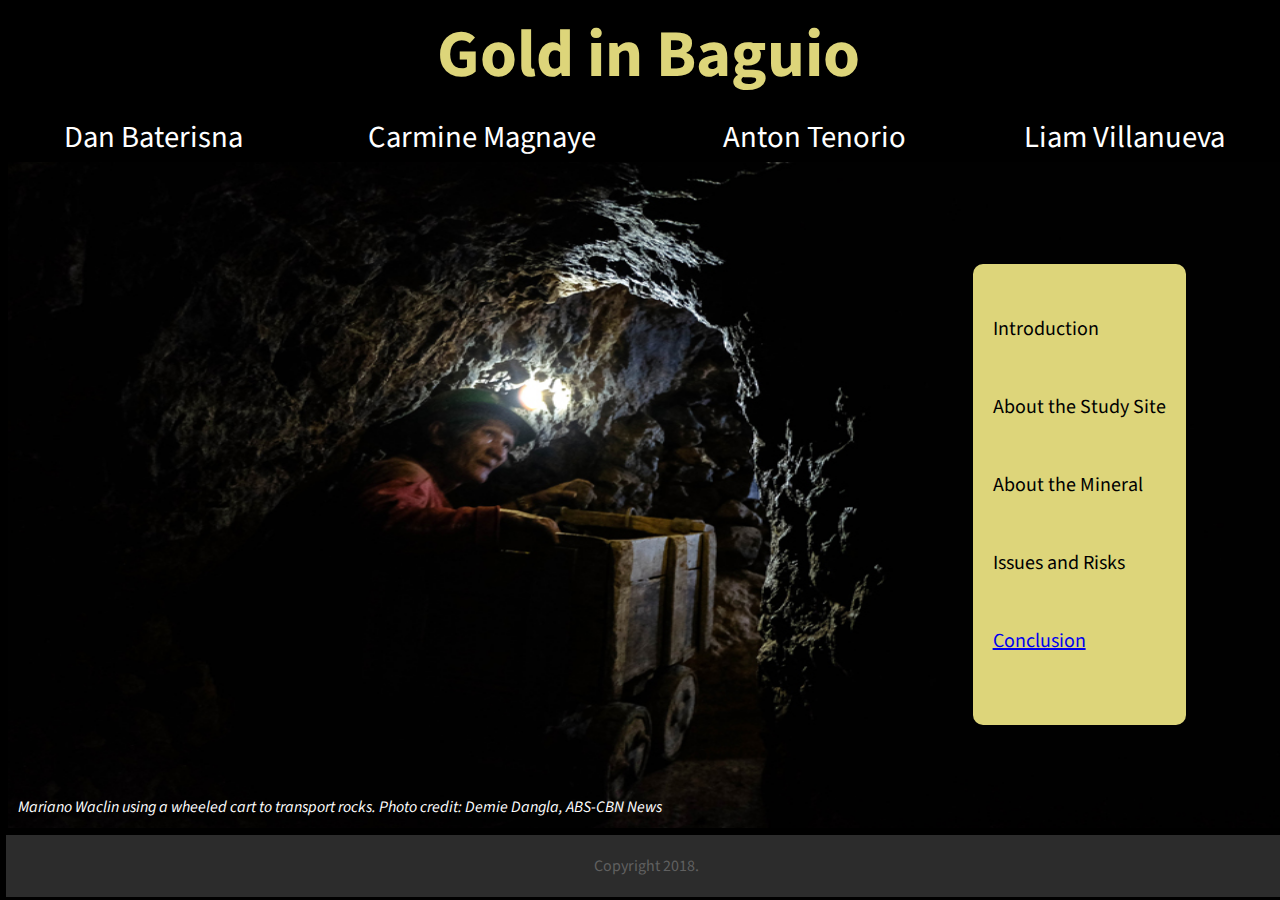
<file: case-study/index.html>
<!DOCTYPE html>
<html>
    <head>
        <title>Native Gold in Baguio</title>
        <link href="REAL_INDEX.css" rel="stylesheet">
        <link href="https://fonts.googleapis.com/css?family=Source+Sans+Pro" rel="stylesheet">
    </head>
    <body>
    <h1> Gold in Baguio </h1>
    <table style="width: 100%">
        <tr>
            <td align = "center"><span class="author"><a href="intro_author.html#baterisna">Dan Baterisna </a></span></td>
            <td align = "center"><span class="author"><a href="intro_author.html#magnaye">Carmine Magnaye</a></span></td>
            <td align = "center"><span class="author"><a href="intro_author.html#tenorio">Anton Tenorio</a></span></td>
            <td align = "center"><span class="author"><a href="intro_author.html#villanueva">Liam Villanueva</a></span></td>
        </tr>
    </table>
    <div id="page-content">
        <div id="link-center-box">
            <div id="link-container">
                <div class="main-link">Introduction</div>
                <div class="main-link">About the Study Site</div>
                <div class="main-link">About the Mineral</div>
                <div class="main-link">Issues and Risks</div>
                <div class="main-link"><a href="Conclusion.html">Conclusion</a></div>
            </div>
        </div>
        <div id="photo-caption">
            Mariano Waclin using a wheeled cart to transport rocks. Photo credit: Demie Dangla, ABS-CBN News
        </div>
    </div>
    <div id="footer">
        <center> Copyright 2018. </center>
    </div>
    </body>
</html>
</file>
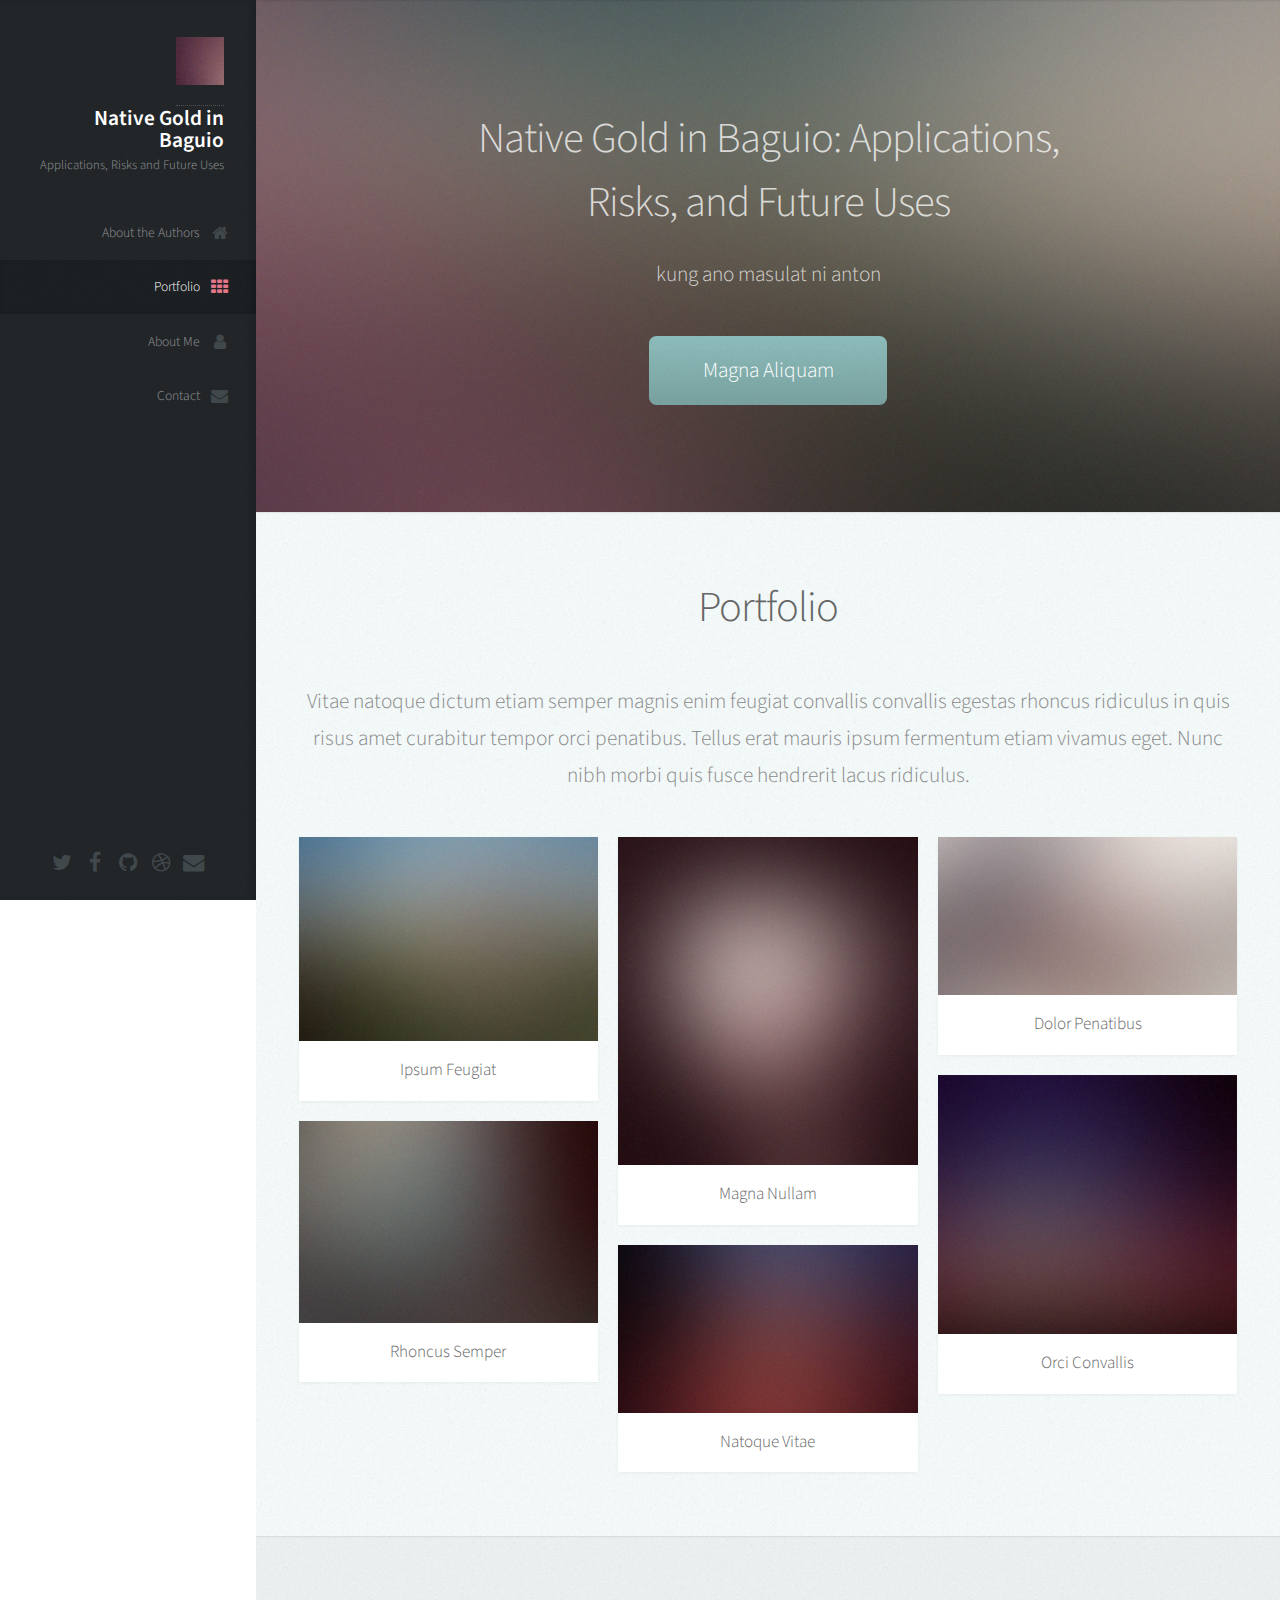
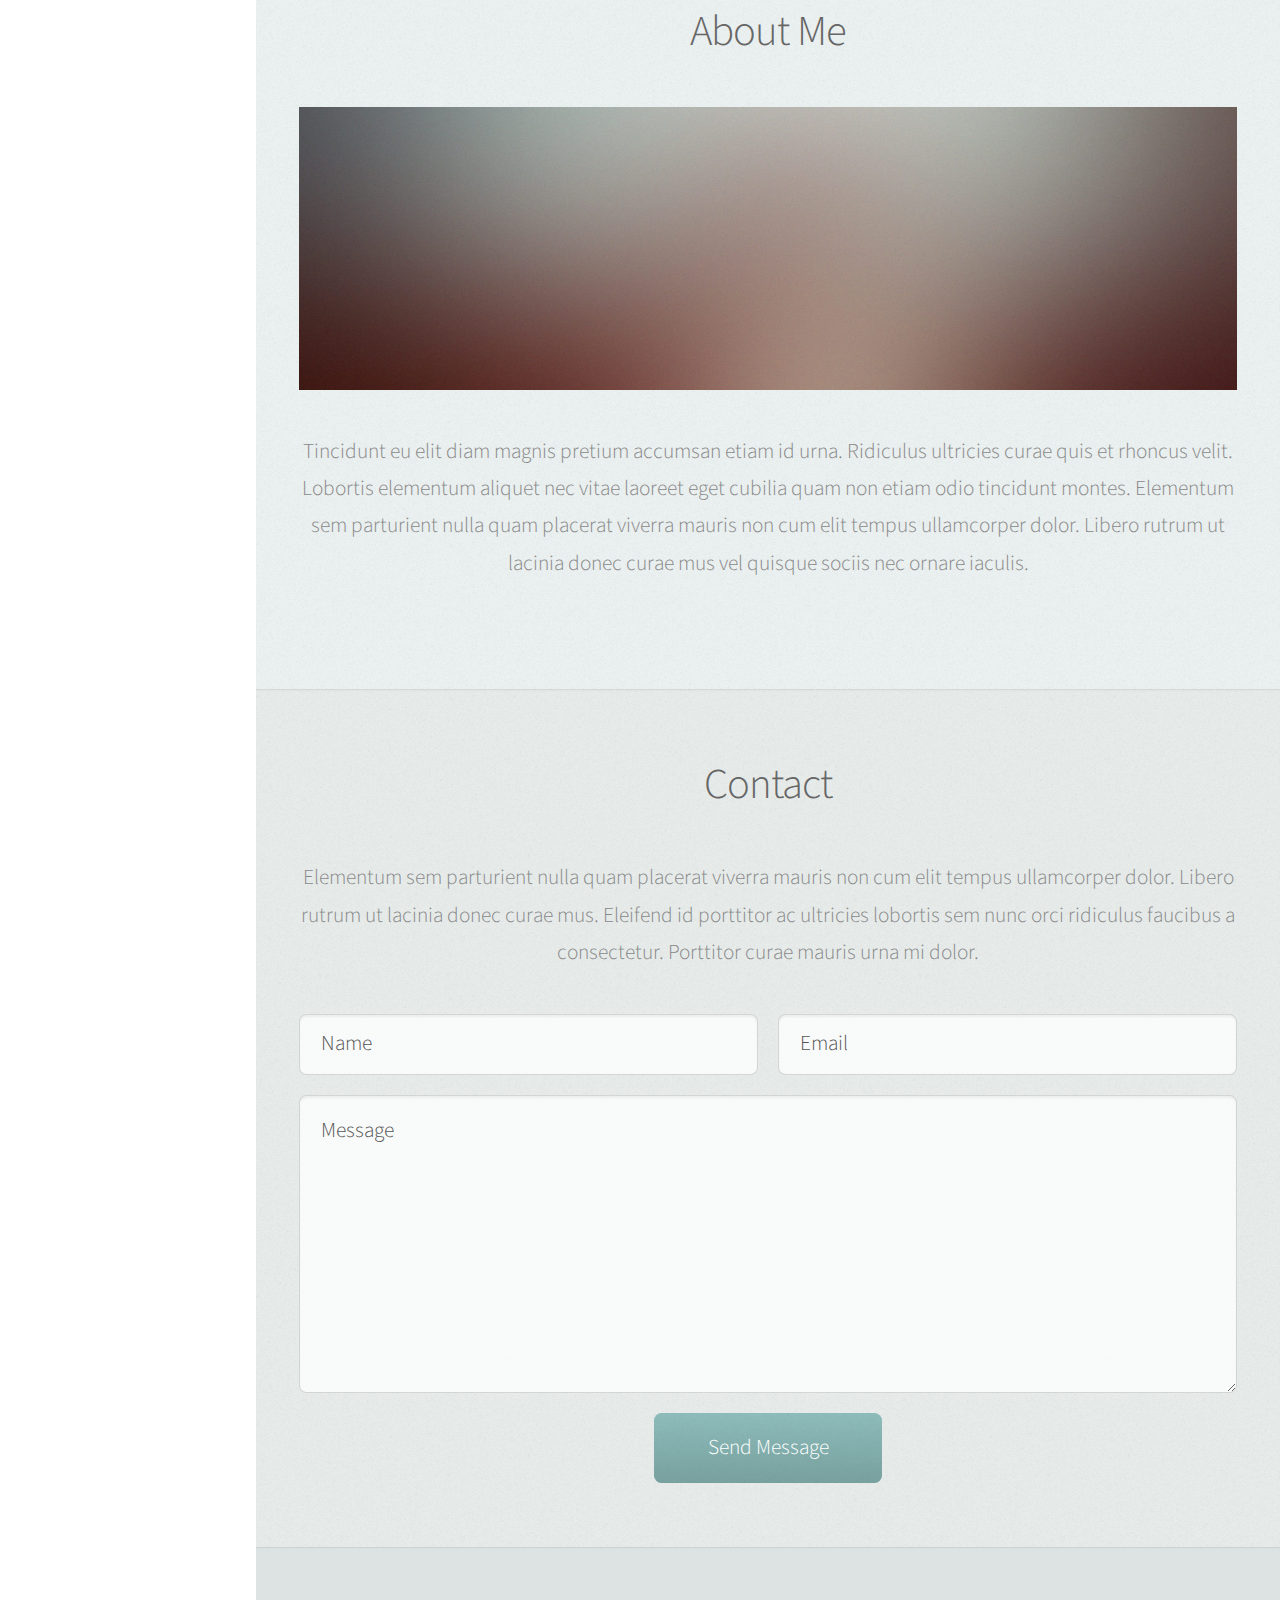
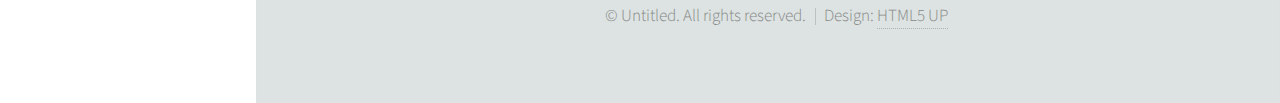
<file: case-study/author_intro.html>
<!DOCTYPE HTML>
<!--
	Prologue by HTML5 UP
	html5up.net | @ajlkn
	Free for personal and commercial use under the CCA 3.0 license (html5up.net/license)
-->
<html>
	<head>
		<title>Prologue by HTML5 UP</title>
		<meta charset="utf-8" />
		<meta name="viewport" content="width=device-width, initial-scale=1, user-scalable=no" />
		<link rel="stylesheet" href="assets/css/main.css" />
	</head>
	<body class="is-preload">

		<!-- Header -->
			<div id="header">

				<div class="top">

					<!-- Logo -->
						<div id="logo">
							<a href="index.html">
								<span class="image avatar48"><img src="images/avatar.jpg" alt="" /></span>
								<h1 id="title">Native Gold in Baguio</h1>
								<p>Applications, Risks and Future Uses</p>
							</a>
						</div>

					<!-- Nav -->
						<nav id="nav">
							<ul>
								<li><a href="#top" id="top-link"><span class="icon fa-home">About the Authors</span></a></li>
								<li><a href="#portfolio" id="portfolio-link"><span class="icon fa-th">Portfolio</span></a></li>
								<li><a href="#about" id="about-link"><span class="icon fa-user">About Me</span></a></li>
								<li><a href="#contact" id="contact-link"><span class="icon fa-envelope">Contact</span></a></li>
							</ul>
						</nav>

				</div>

				<div class="bottom">

					<!-- Social Icons -->
						<ul class="icons">
							<li><a href="#" class="icon fa-twitter"><span class="label">Twitter</span></a></li>
							<li><a href="#" class="icon fa-facebook"><span class="label">Facebook</span></a></li>
							<li><a href="#" class="icon fa-github"><span class="label">Github</span></a></li>
							<li><a href="#" class="icon fa-dribbble"><span class="label">Dribbble</span></a></li>
							<li><a href="#" class="icon fa-envelope"><span class="label">Email</span></a></li>
						</ul>

				</div>

			</div>

		<!-- Main -->
			<div id="main">

				<!-- Intro -->
					<section id="top" class="one dark cover">
						<div class="container">

							<header>
								<h2 class="alt">Native Gold in Baguio: Applications,<br>Risks, and Future Uses</h2>
								<p>kung ano masulat ni anton</p>
							</header>

							<footer>
								<a href="#portfolio" class="button scrolly">Magna Aliquam</a>
							</footer>

						</div>
					</section>

				<!-- Portfolio -->
					<section id="portfolio" class="two">
						<div class="container">

							<header>
								<h2>Portfolio</h2>
							</header>

							<p>Vitae natoque dictum etiam semper magnis enim feugiat convallis convallis
							egestas rhoncus ridiculus in quis risus amet curabitur tempor orci penatibus.
							Tellus erat mauris ipsum fermentum etiam vivamus eget. Nunc nibh morbi quis
							fusce hendrerit lacus ridiculus.</p>

							<div class="row">
								<div class="col-4 col-12-mobile">
									<article class="item">
										<a href="#" class="image fit"><img src="images/pic02.jpg" alt="" /></a>
										<header>
											<h3>Ipsum Feugiat</h3>
										</header>
									</article>
									<article class="item">
										<a href="#" class="image fit"><img src="images/pic03.jpg" alt="" /></a>
										<header>
											<h3>Rhoncus Semper</h3>
										</header>
									</article>
								</div>
								<div class="col-4 col-12-mobile">
									<article class="item">
										<a href="#" class="image fit"><img src="images/pic04.jpg" alt="" /></a>
										<header>
											<h3>Magna Nullam</h3>
										</header>
									</article>
									<article class="item">
										<a href="#" class="image fit"><img src="images/pic05.jpg" alt="" /></a>
										<header>
											<h3>Natoque Vitae</h3>
										</header>
									</article>
								</div>
								<div class="col-4 col-12-mobile">
									<article class="item">
										<a href="#" class="image fit"><img src="images/pic06.jpg" alt="" /></a>
										<header>
											<h3>Dolor Penatibus</h3>
										</header>
									</article>
									<article class="item">
										<a href="#" class="image fit"><img src="images/pic07.jpg" alt="" /></a>
										<header>
											<h3>Orci Convallis</h3>
										</header>
									</article>
								</div>
							</div>

						</div>
					</section>

				<!-- About Me -->
					<section id="about" class="three">
						<div class="container">

							<header>
								<h2>About Me</h2>
							</header>

							<a href="#" class="image featured"><img src="images/pic08.jpg" alt="" /></a>

							<p>Tincidunt eu elit diam magnis pretium accumsan etiam id urna. Ridiculus
							ultricies curae quis et rhoncus velit. Lobortis elementum aliquet nec vitae
							laoreet eget cubilia quam non etiam odio tincidunt montes. Elementum sem
							parturient nulla quam placerat viverra mauris non cum elit tempus ullamcorper
							dolor. Libero rutrum ut lacinia donec curae mus vel quisque sociis nec
							ornare iaculis.</p>

						</div>
					</section>

				<!-- Contact -->
					<section id="contact" class="four">
						<div class="container">

							<header>
								<h2>Contact</h2>
							</header>

							<p>Elementum sem parturient nulla quam placerat viverra
							mauris non cum elit tempus ullamcorper dolor. Libero rutrum ut lacinia
							donec curae mus. Eleifend id porttitor ac ultricies lobortis sem nunc
							orci ridiculus faucibus a consectetur. Porttitor curae mauris urna mi dolor.</p>

							<form method="post" action="#">
								<div class="row">
									<div class="col-6 col-12-mobile"><input type="text" name="name" placeholder="Name" /></div>
									<div class="col-6 col-12-mobile"><input type="text" name="email" placeholder="Email" /></div>
									<div class="col-12">
										<textarea name="message" placeholder="Message"></textarea>
									</div>
									<div class="col-12">
										<input type="submit" value="Send Message" />
									</div>
								</div>
							</form>

						</div>
					</section>

			</div>

		<!-- Footer -->
			<div id="footer">

				<!-- Copyright -->
					<ul class="copyright">
						<li>&copy; Untitled. All rights reserved.</li><li>Design: <a href="http://html5up.net">HTML5 UP</a></li>
					</ul>

			</div>

		<!-- Scripts -->
			<script src="assets/js/jquery.min.js"></script>
			<script src="assets/js/jquery.scrolly.min.js"></script>
			<script src="assets/js/jquery.scrollex.min.js"></script>
			<script src="assets/js/browser.min.js"></script>
			<script src="assets/js/breakpoints.min.js"></script>
			<script src="assets/js/util.js"></script>
			<script src="assets/js/main.js"></script>

	</body>
</html>
</file>
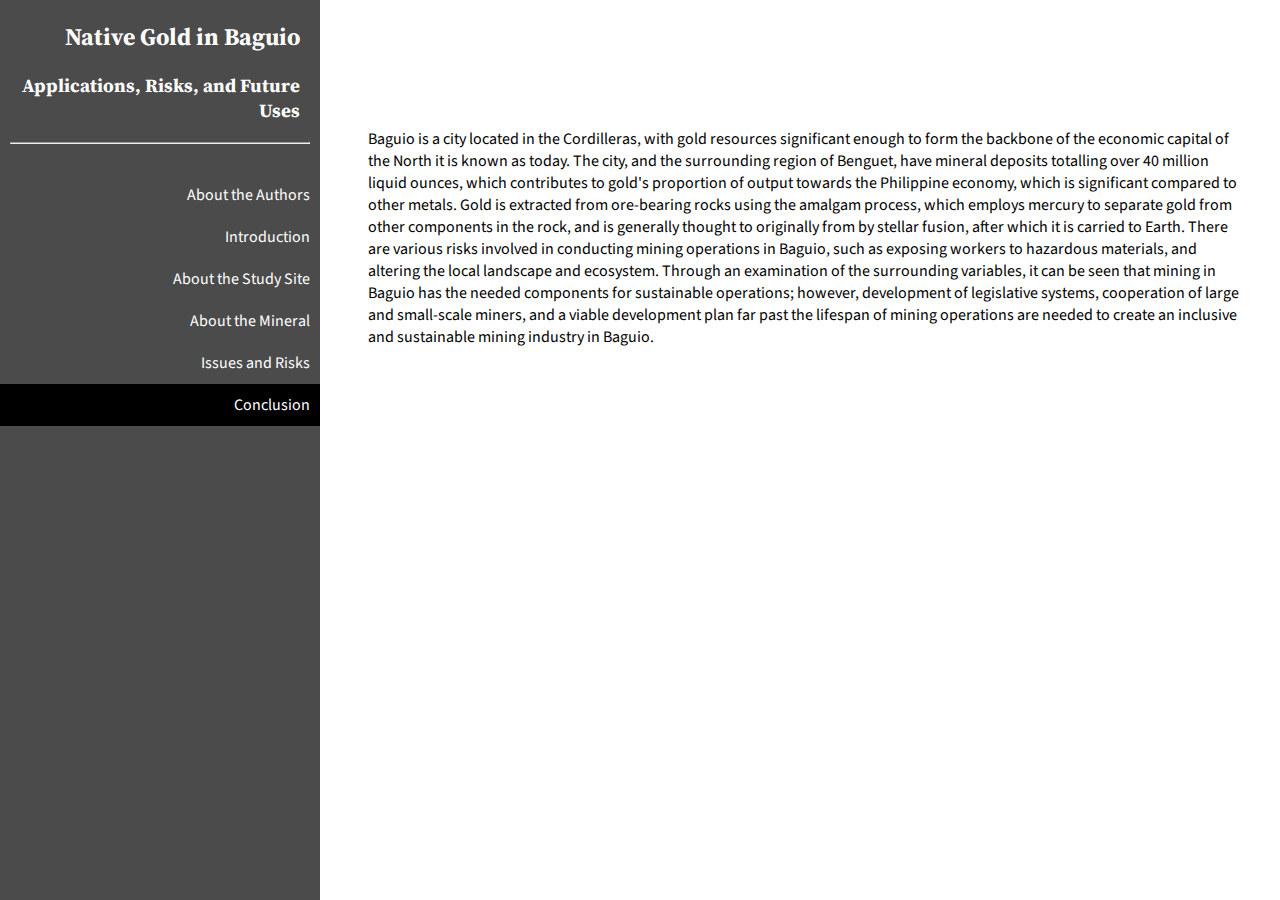
<file: case-study/Conclusion.html>
<!DOCTYPE html>
<html>
	<head>
		<title> Gold in Baguio: Conclusion </title>
	</head>
	<link rel="stylesheet" href="content.css">
	<link href="https://fonts.googleapis.com/css?family=Source+Sans+Pro" rel="stylesheet">
	<link href="https://fonts.googleapis.com/css?family=Source+Serif+Pro" rel="stylesheet">
	<body>
		<div id="sidebar">
			<div id="sidebar-header">
				<a href="index.html">
					<h2> Native Gold in Baguio </h2>
					<h3> Applications, Risks, and Future Uses </h3>
					<hr>
				</a>
			</div>
			<div id="page-links">
				<div class="spec-link">
					About the Authors
				</div>
				<div class="spec-link">
					Introduction
				</div>
				<div class="spec-link">
					About the Study Site
				</div>
				<div class="spec-link">
					About the Mineral
				</div>
				<div class="spec-link">
					Issues and Risks
				</div>
				<div class="spec-link active-link">
					Conclusion
				</div>
			</div>
		</div>
		<div id="page-title"> <h1> Conclusion </h1> </div>
		<div id="main-body">
			<p> Baguio is a city located in the Cordilleras, with gold resources significant enough to form the backbone of the economic capital of the North it is known as today. The city, and the surrounding region of Benguet, have mineral deposits totalling over 40 million liquid ounces, which contributes to gold's proportion of output towards the Philippine economy, which is significant compared to other metals. Gold is extracted from ore-bearing rocks using the amalgam process, which employs mercury to separate gold from other components in the rock, and is generally thought to originally from by stellar fusion, after which it is carried to Earth. There are various risks involved in conducting mining operations in Baguio, such as exposing workers to hazardous materials, and altering the local landscape and ecosystem. Through an examination of the surrounding variables, it can be seen that mining in Baguio has the needed components for sustainable operations; however, development of legislative systems, cooperation of large and small-scale miners, and a viable development plan far past the lifespan of mining operations are needed to create an inclusive and sustainable mining industry in Baguio. </p>
		</div>
	</body>
</html>
</file>
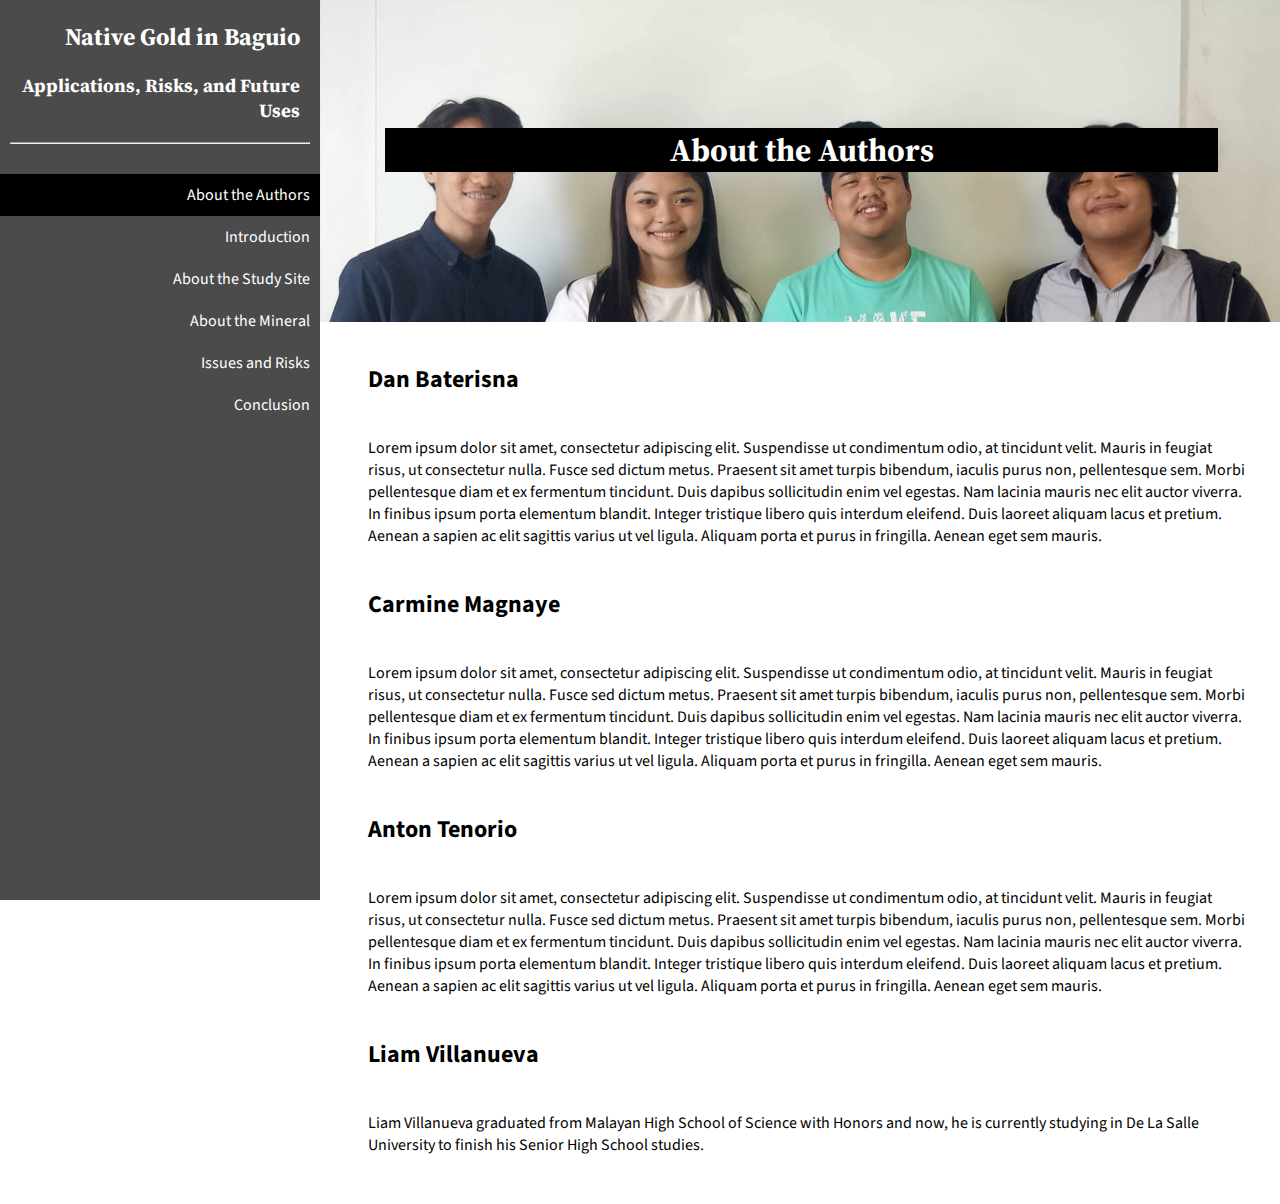
<file: case-study/intro_author.html>
<!DOCTYPE html>
<html>
	<head>
		<title> Gold in Baguio: About the Authors </title>
	</head>
	<link rel="stylesheet" href="content.css">
	<link href="https://fonts.googleapis.com/css?family=Source+Sans+Pro" rel="stylesheet">
	<link href="https://fonts.googleapis.com/css?family=Source+Serif+Pro" rel="stylesheet">
	<body>
		<div id="sidebar">
			<div id="sidebar-header">
				<a href="index.html">
					<h2> Native Gold in Baguio </h2>
					<h3> Applications, Risks, and Future Uses </h3>
					<hr>
				</a>
			</div>
			<div id="page-links">
				<div class="spec-link active-link">
					About the Authors
				</div>
				<div class="spec-link">
					Introduction
				</div>
				<div class="spec-link">
					About the Study Site
				</div>
				<div class="spec-link">
					About the Mineral
				</div>
				<div class="spec-link">
					Issues and Risks
				</div>
				<div class="spec-link">
					<a href="conclusion.html">Conclusion</a>
				</div>
			</div>
		</div>
		<div class="page-title author-title"> <h1> About the Authors </h1> </div>
		<div id="main-body">
			<a name="baterisna"> <h2> Dan Baterisna </h2> </a>
			<p> Lorem ipsum dolor sit amet, consectetur adipiscing elit. Suspendisse ut condimentum odio, at tincidunt velit. Mauris in feugiat risus, ut consectetur nulla. Fusce sed dictum metus. Praesent sit amet turpis bibendum, iaculis purus non, pellentesque sem. Morbi pellentesque diam et ex fermentum tincidunt. Duis dapibus sollicitudin enim vel egestas. Nam lacinia mauris nec elit auctor viverra. In finibus ipsum porta elementum blandit. Integer tristique libero quis interdum eleifend. Duis laoreet aliquam lacus et pretium. Aenean a sapien ac elit sagittis varius ut vel ligula. Aliquam porta et purus in fringilla. Aenean eget sem mauris. </p>
			<a name="magnaye"> <h2> Carmine Magnaye </h2> </a>
			<p> Lorem ipsum dolor sit amet, consectetur adipiscing elit. Suspendisse ut condimentum odio, at tincidunt velit. Mauris in feugiat risus, ut consectetur nulla. Fusce sed dictum metus. Praesent sit amet turpis bibendum, iaculis purus non, pellentesque sem. Morbi pellentesque diam et ex fermentum tincidunt. Duis dapibus sollicitudin enim vel egestas. Nam lacinia mauris nec elit auctor viverra. In finibus ipsum porta elementum blandit. Integer tristique libero quis interdum eleifend. Duis laoreet aliquam lacus et pretium. Aenean a sapien ac elit sagittis varius ut vel ligula. Aliquam porta et purus in fringilla. Aenean eget sem mauris. </p>
			<a name="tenorio"> <h2> Anton Tenorio </h2> </a>
			<p> Lorem ipsum dolor sit amet, consectetur adipiscing elit. Suspendisse ut condimentum odio, at tincidunt velit. Mauris in feugiat risus, ut consectetur nulla. Fusce sed dictum metus. Praesent sit amet turpis bibendum, iaculis purus non, pellentesque sem. Morbi pellentesque diam et ex fermentum tincidunt. Duis dapibus sollicitudin enim vel egestas. Nam lacinia mauris nec elit auctor viverra. In finibus ipsum porta elementum blandit. Integer tristique libero quis interdum eleifend. Duis laoreet aliquam lacus et pretium. Aenean a sapien ac elit sagittis varius ut vel ligula. Aliquam porta et purus in fringilla. Aenean eget sem mauris. </p>
			<a name="villanueva"> <h2> Liam Villanueva </h2> </a>
			<p> Liam Villanueva graduated from Malayan High School of Science with Honors and now, he is currently studying in De La Salle University to finish his Senior High School studies. </p>
		</div>
	</body>
</html>
</file>
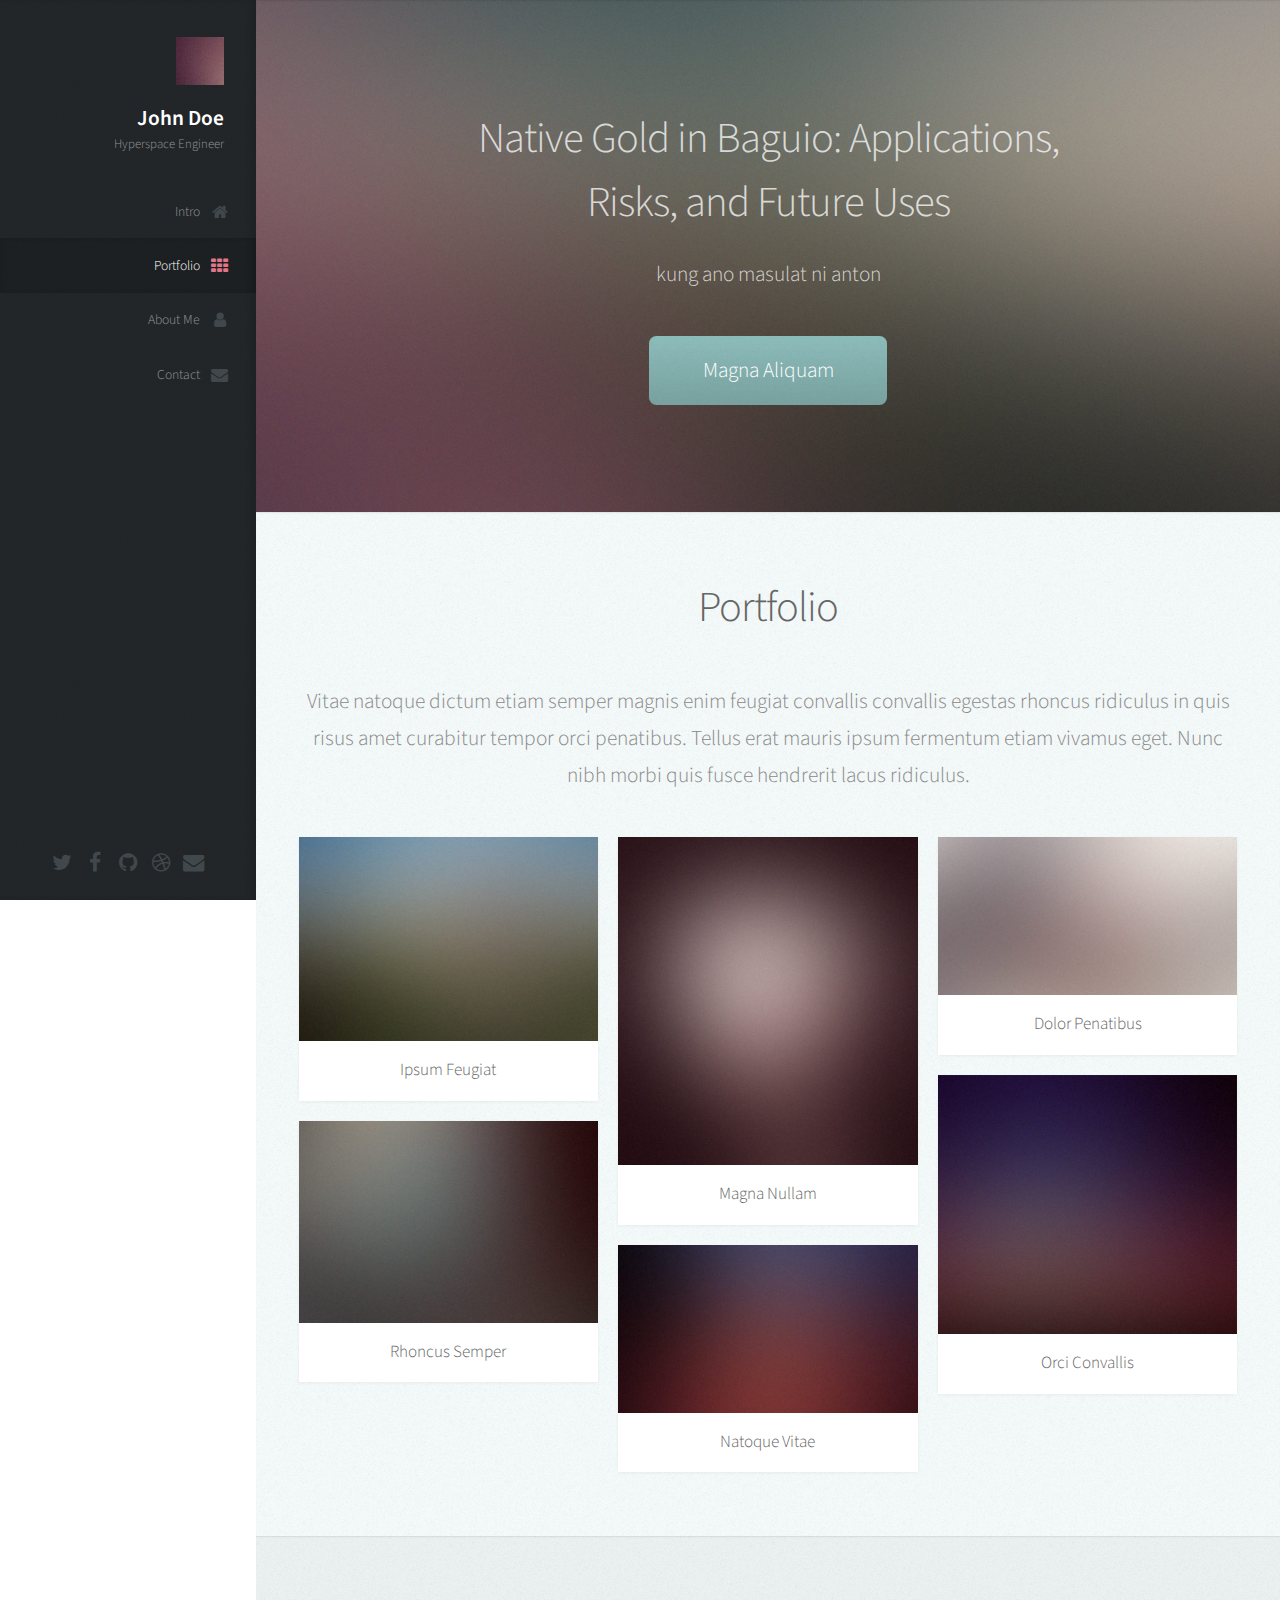
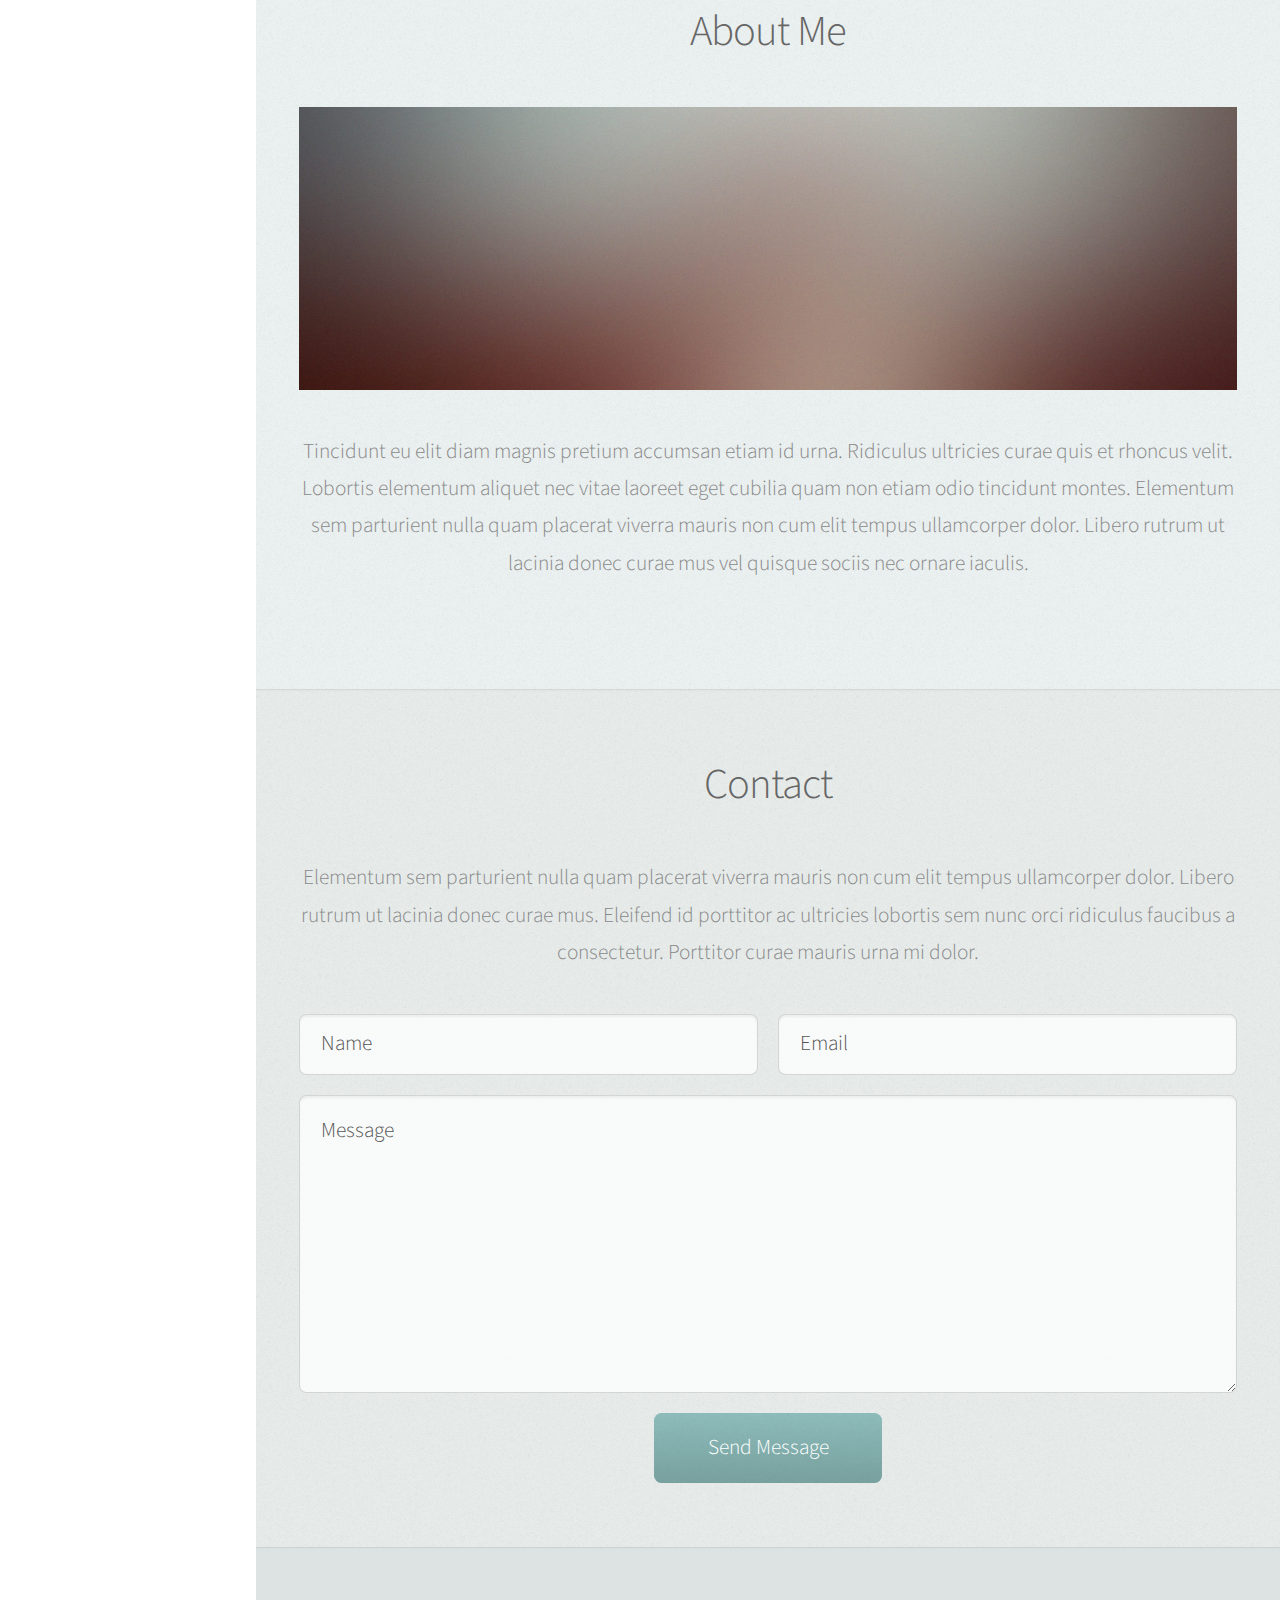
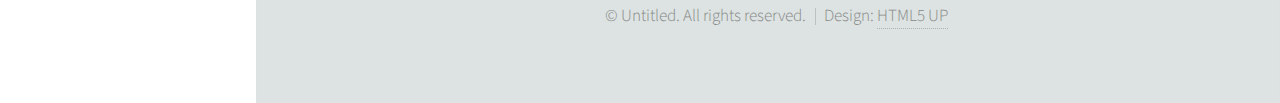
<file: case-study/prologue.html>
<!DOCTYPE HTML>
<!--
	Prologue by HTML5 UP
	html5up.net | @ajlkn
	Free for personal and commercial use under the CCA 3.0 license (html5up.net/license)
-->
<html>
	<head>
		<title>Prologue by HTML5 UP</title>
		<meta charset="utf-8" />
		<meta name="viewport" content="width=device-width, initial-scale=1, user-scalable=no" />
		<link rel="stylesheet" href="assets/css/main.css" />
	</head>
	<body class="is-preload">

		<!-- Header -->
			<div id="header">

				<div class="top">

					<!-- Logo -->
						<div id="logo">
							<span class="image avatar48"><img src="images/avatar.jpg" alt="" /></span>
							<h1 id="title">John Doe</h1>
							<p>Hyperspace Engineer</p>
						</div>

					<!-- Nav -->
						<nav id="nav">
							<ul>
								<li><a href="#top" id="top-link"><span class="icon fa-home">Intro</span></a></li>
								<li><a href="#portfolio" id="portfolio-link"><span class="icon fa-th">Portfolio</span></a></li>
								<li><a href="#about" id="about-link"><span class="icon fa-user">About Me</span></a></li>
								<li><a href="#contact" id="contact-link"><span class="icon fa-envelope">Contact</span></a></li>
							</ul>
						</nav>

				</div>

				<div class="bottom">

					<!-- Social Icons -->
						<ul class="icons">
							<li><a href="#" class="icon fa-twitter"><span class="label">Twitter</span></a></li>
							<li><a href="#" class="icon fa-facebook"><span class="label">Facebook</span></a></li>
							<li><a href="#" class="icon fa-github"><span class="label">Github</span></a></li>
							<li><a href="#" class="icon fa-dribbble"><span class="label">Dribbble</span></a></li>
							<li><a href="#" class="icon fa-envelope"><span class="label">Email</span></a></li>
						</ul>

				</div>

			</div>

		<!-- Main -->
			<div id="main">

				<!-- Intro -->
					<section id="top" class="one dark cover">
						<div class="container">

							<header>
								<h2 class="alt">Native Gold in Baguio: Applications,<br>Risks, and Future Uses</h2>
								<p>kung ano masulat ni anton</p>
							</header>

							<footer>
								<a href="#portfolio" class="button scrolly">Magna Aliquam</a>
							</footer>

						</div>
					</section>

				<!-- Portfolio -->
					<section id="portfolio" class="two">
						<div class="container">

							<header>
								<h2>Portfolio</h2>
							</header>

							<p>Vitae natoque dictum etiam semper magnis enim feugiat convallis convallis
							egestas rhoncus ridiculus in quis risus amet curabitur tempor orci penatibus.
							Tellus erat mauris ipsum fermentum etiam vivamus eget. Nunc nibh morbi quis
							fusce hendrerit lacus ridiculus.</p>

							<div class="row">
								<div class="col-4 col-12-mobile">
									<article class="item">
										<a href="#" class="image fit"><img src="images/pic02.jpg" alt="" /></a>
										<header>
											<h3>Ipsum Feugiat</h3>
										</header>
									</article>
									<article class="item">
										<a href="#" class="image fit"><img src="images/pic03.jpg" alt="" /></a>
										<header>
											<h3>Rhoncus Semper</h3>
										</header>
									</article>
								</div>
								<div class="col-4 col-12-mobile">
									<article class="item">
										<a href="#" class="image fit"><img src="images/pic04.jpg" alt="" /></a>
										<header>
											<h3>Magna Nullam</h3>
										</header>
									</article>
									<article class="item">
										<a href="#" class="image fit"><img src="images/pic05.jpg" alt="" /></a>
										<header>
											<h3>Natoque Vitae</h3>
										</header>
									</article>
								</div>
								<div class="col-4 col-12-mobile">
									<article class="item">
										<a href="#" class="image fit"><img src="images/pic06.jpg" alt="" /></a>
										<header>
											<h3>Dolor Penatibus</h3>
										</header>
									</article>
									<article class="item">
										<a href="#" class="image fit"><img src="images/pic07.jpg" alt="" /></a>
										<header>
											<h3>Orci Convallis</h3>
										</header>
									</article>
								</div>
							</div>

						</div>
					</section>

				<!-- About Me -->
					<section id="about" class="three">
						<div class="container">

							<header>
								<h2>About Me</h2>
							</header>

							<a href="#" class="image featured"><img src="images/pic08.jpg" alt="" /></a>

							<p>Tincidunt eu elit diam magnis pretium accumsan etiam id urna. Ridiculus
							ultricies curae quis et rhoncus velit. Lobortis elementum aliquet nec vitae
							laoreet eget cubilia quam non etiam odio tincidunt montes. Elementum sem
							parturient nulla quam placerat viverra mauris non cum elit tempus ullamcorper
							dolor. Libero rutrum ut lacinia donec curae mus vel quisque sociis nec
							ornare iaculis.</p>

						</div>
					</section>

				<!-- Contact -->
					<section id="contact" class="four">
						<div class="container">

							<header>
								<h2>Contact</h2>
							</header>

							<p>Elementum sem parturient nulla quam placerat viverra
							mauris non cum elit tempus ullamcorper dolor. Libero rutrum ut lacinia
							donec curae mus. Eleifend id porttitor ac ultricies lobortis sem nunc
							orci ridiculus faucibus a consectetur. Porttitor curae mauris urna mi dolor.</p>

							<form method="post" action="#">
								<div class="row">
									<div class="col-6 col-12-mobile"><input type="text" name="name" placeholder="Name" /></div>
									<div class="col-6 col-12-mobile"><input type="text" name="email" placeholder="Email" /></div>
									<div class="col-12">
										<textarea name="message" placeholder="Message"></textarea>
									</div>
									<div class="col-12">
										<input type="submit" value="Send Message" />
									</div>
								</div>
							</form>

						</div>
					</section>

			</div>

		<!-- Footer -->
			<div id="footer">

				<!-- Copyright -->
					<ul class="copyright">
						<li>&copy; Untitled. All rights reserved.</li><li>Design: <a href="http://html5up.net">HTML5 UP</a></li>
					</ul>

			</div>

		<!-- Scripts -->
			<script src="assets/js/jquery.min.js"></script>
			<script src="assets/js/jquery.scrolly.min.js"></script>
			<script src="assets/js/jquery.scrollex.min.js"></script>
			<script src="assets/js/browser.min.js"></script>
			<script src="assets/js/breakpoints.min.js"></script>
			<script src="assets/js/util.js"></script>
			<script src="assets/js/main.js"></script>

	</body>
</html>
</file>
<file: case-study/REAL_INDEX.css>
.author {
    text-align: center;
    color: white;
    font-size: 23pt;
}

table {
    width: 100%;
}

h1 {
    text-align: center;
    color: #ddd57a;
    font-size: 50pt;
    margin-bottom: 10px;
    margin-top:0px;
}

#link-center-box {
    height: 100%;
    display: flex;
    justify-content: center;
    align-items: center;
    padding: 8% 0% 8% 0%;
}

#link-container {
    color: black;
/*    display:inline-block;*/
    float:right;
    border-radius: 10px 10px 10px 10px;
    background-color: #ddd57a;
    height: auto;
    margin-left: auto;
    margin-right: 8%;
    padding: 1px 20px 20px 20px;
}

body {
    background-color: black;
    font-family: "Source Sans Pro", sans-serif;
    height: 100%;
    width : 100%;
    position: relative;
}

#page-content {
    background-image: url("GUMANA_KA.jpg");
    background-repeat: no-repeat;
    background-size:100% 100%;
    height:100%;
    position: relative;
}

.main-link {
    margin: 50px 0px 50px 0px;
    font-size: 20px;
}

#footer {
    background-color: #2C2C2C;
    color: #606060;
    padding: 20px 0px 20px 0px;
    position: relative;
    top: 7px;
    right: 2px;
    /*width: 100%;*/
}

#photo-caption {
    color: white;
    position: absolute;
    bottom: 0px;
    left: 0px;
    font-style: italic;
    padding-left: 10px;
    padding-bottom: 10px;
}

.author a {
    text-decoration: none;
    color: white;
}

/* owo idk what clearfixes are */

#link-container:after {
  content: "";
  display: table;
  clear: both;
}

body:after {
  content: "";
  display: table;
  clear: both;
}
</file>
<file: case-study/content.css>
#sidebar {
	float: left;
	background-color: #4B4B4B;
	width: 25%;
	height: 100%;
	color: white;
	font-family: "Source Sans Pro", sans-serif;
	left: 0px;
	top: 0px;
	position: fixed;
	text-align: right;
}

body {
	float: left;
	width: 100%;
}

#sidebar h2, h3 {
	padding-right: 20px;
	font-family: "Source Serif Pro", serif;
}

#sidebar hr {
	margin: 10px;
}

#sidebar a {
	color: white;
	text-decoration: none;
}

#page-links {
	margin-top: 30px;
}

.spec-link {
	padding: 10px 10px 10px 0px;
}

.active-link {
	background-color: black;
}

#main-body {
	float: right;
	width: 75%;
	font-family: "Source Sans Pro", sans-serif;
}

#main-body p, #main-body h2 {
	margin: 40px;
}

.author-title {
	background-image: url("author_all.jpg");
}

.conclusion-title {
	background-image: url("conc_bg_title.jpg");
}

.page-title {
	float: right;
	width: 76%;
	z-index: 2;
	margin-top: -30px;
	margin-left: -20px;
	color: white;
	padding: 150px 0px 150px 0px;
	height: 100%;
	text-align: center;
	font-family: "Source Serif Pro", serif;
	background-attachment: fixed;
	background-size: 75% 60%;
	background-position: right top;
	background-repeat: no-repeat;
}

.page-title h1 {
	background-color: black;
	margin: 0px 70px 0px 70px;
}
</file>
<file: case-study/assets/css/main.css>
@import url("font-awesome.min.css");
@import url("https://fonts.googleapis.com/css?family=Source+Sans+Pro:300,300italic,400,600");

/*
	Prologue by HTML5 UP
	html5up.net | @ajlkn
	Free for personal and commercial use under the CCA 3.0 license (html5up.net/license)
*/

html, body, div, span, applet, object,
iframe, h1, h2, h3, h4, h5, h6, p, blockquote,
pre, a, abbr, acronym, address, big, cite,
code, del, dfn, em, img, ins, kbd, q, s, samp,
small, strike, strong, sub, sup, tt, var, b,
u, i, center, dl, dt, dd, ol, ul, li, fieldset,
form, label, legend, table, caption, tbody,
tfoot, thead, tr, th, td, article, aside,
canvas, details, embed, figure, figcaption,
footer, header, hgroup, menu, nav, output, ruby,
section, summary, time, mark, audio, video {
	margin: 0;
	padding: 0;
	border: 0;
	font-size: 100%;
	font: inherit;
	vertical-align: baseline;}

article, aside, details, figcaption, figure,
footer, header, hgroup, menu, nav, section {
	display: block;}

body {
	line-height: 1;
}

ol, ul {
	list-style: none;
}

blockquote, q {
	quotes: none;
}

	blockquote:before, blockquote:after, q:before, q:after {
		content: '';
		content: none;
	}

table {
	border-collapse: collapse;
	border-spacing: 0;
}

body {
	-webkit-text-size-adjust: none;
}

mark {
	background-color: transparent;
	color: inherit;
}

input::-moz-focus-inner {
	border: 0;
	padding: 0;
}

input, select, textarea {
	-moz-appearance: none;
	-webkit-appearance: none;
	-ms-appearance: none;
	appearance: none;
}

/* Basic */

	html {
		box-sizing: border-box;
	}

	*, *:before, *:after {
		box-sizing: inherit;
	}

	body {
		background: #fff;
		font-family: 'Source Sans Pro', sans-serif;
		font-size: 19pt;
		font-weight: 300;
		line-height: 1.75em;
		color: #888;
	}

		body.is-preload *, body.is-preload *:before, body.is-preload *:after {
			-moz-animation: none !important;
			-webkit-animation: none !important;
			-ms-animation: none !important;
			animation: none !important;
			-moz-transition: none !important;
			-webkit-transition: none !important;
			-ms-transition: none !important;
			transition: none !important;
		}

	input, textarea, select {
		font-family: 'Source Sans Pro', sans-serif;
		font-size: 19pt;
		font-weight: 300;
		line-height: 1.75em;
		color: #888;
	}

	h1, h2, h3, h4, h5, h6 {
		font-weight: 300;
		color: #666;
		line-height: 1.5em;
	}

	h1 a, h2 a, h3 a, h4 a, h5 a, h6 a {
		color: inherit;
		text-decoration: none;
	}

		h1 a strong, h2 a strong, h3 a strong, h4 a strong, h5 a strong, h6 a strong {
			color: #333;
		}

	h2 {
		font-size: 2em;
		letter-spacing: -1px;
	}

		h2.alt {
			color: #888;
		}

			h2.alt strong {
				color: #666;
			}

	h3 {
		font-size: 1.5em;
	}

	header {
		margin: 0 0 2em 0;
	}

		header > p {
			margin: 1em 0 0 0;
		}

	footer {
		margin: 2em 0 0 0;
	}

	strong, b {
		font-weight: 300;
		color: #666;
	}

	em, i {
		font-style: italic;
	}

	a {
		text-decoration: none;
		color: inherit;
		border-bottom: dotted 1px rgba(128, 128, 128, 0.5);
		-moz-transition: color 0.35s ease-in-out, border-bottom-color 0.35s ease-in-out;
		-webkit-transition: color 0.35s ease-in-out, border-bottom-color 0.35s ease-in-out;
		-ms-transition: color 0.35s ease-in-out, border-bottom-color 0.35s ease-in-out;
		transition: color 0.35s ease-in-out, border-bottom-color 0.35s ease-in-out;
		outline: 0;
	}

		a:hover {
			color: #E27689;
			border-bottom-color: rgba(255, 255, 255, 0);
		}

	sub {
		position: relative;
		top: 0.5em;
		font-size: 0.8em;
	}

	sup {
		position: relative;
		top: -0.5em;
		font-size: 0.8em;
	}

	hr {
		border: 0;
		border-top: solid 1px #ddd;
	}

	blockquote {
		border-left: solid 0.5em #ddd;
		padding: 1em 0 1em 2em;
		font-style: italic;
	}

	p, ul, ol, dl, table {
		margin-bottom: 2em;
	}

	br.clear {
		clear: both;
	}

/* Container */

	.container {
		margin: 0 auto;
		max-width: 100%;
		width: 1400px;
	}

		@media screen and (min-width: 961px) and (max-width: 1880px) {

			.container {
				width: 1200px;
			}

		}

		@media screen and (min-width: 961px) and (max-width: 1620px) {

			.container {
				width: 960px;
			}

		}

		@media screen and (min-width: 961px) and (max-width: 1320px) {

			.container {
				width: 100%;
			}

		}

		@media screen and (max-width: 960px) {

			.container {
				width: 100%;
			}

		}

		@media screen and (max-width: 736px) {

			.container {
				width: 100%;
			}

		}

/* Row */

	.row {
		display: flex;
		flex-wrap: wrap;
		box-sizing: border-box;
		align-items: stretch;
	}

		.row > * {
			box-sizing: border-box;
		}

		.row.gtr-uniform > * > :last-child {
			margin-bottom: 0;
		}

		.row.aln-left {
			justify-content: flex-start;
		}

		.row.aln-center {
			justify-content: center;
		}

		.row.aln-right {
			justify-content: flex-end;
		}

		.row.aln-top {
			align-items: flex-start;
		}

		.row.aln-middle {
			align-items: center;
		}

		.row.aln-bottom {
			align-items: flex-end;
		}

		.row > .imp {
			order: -1;
		}

		.row > .col-1 {
			width: 8.3333333333%;
		}

		.row > .off-1 {
			margin-left: 8.3333333333%;
		}

		.row > .col-2 {
			width: 16.6666666667%;
		}

		.row > .off-2 {
			margin-left: 16.6666666667%;
		}

		.row > .col-3 {
			width: 25%;
		}

		.row > .off-3 {
			margin-left: 25%;
		}

		.row > .col-4 {
			width: 33.3333333333%;
		}

		.row > .off-4 {
			margin-left: 33.3333333333%;
		}

		.row > .col-5 {
			width: 41.6666666667%;
		}

		.row > .off-5 {
			margin-left: 41.6666666667%;
		}

		.row > .col-6 {
			width: 50%;
		}

		.row > .off-6 {
			margin-left: 50%;
		}

		.row > .col-7 {
			width: 58.3333333333%;
		}

		.row > .off-7 {
			margin-left: 58.3333333333%;
		}

		.row > .col-8 {
			width: 66.6666666667%;
		}

		.row > .off-8 {
			margin-left: 66.6666666667%;
		}

		.row > .col-9 {
			width: 75%;
		}

		.row > .off-9 {
			margin-left: 75%;
		}

		.row > .col-10 {
			width: 83.3333333333%;
		}

		.row > .off-10 {
			margin-left: 83.3333333333%;
		}

		.row > .col-11 {
			width: 91.6666666667%;
		}

		.row > .off-11 {
			margin-left: 91.6666666667%;
		}

		.row > .col-12 {
			width: 100%;
		}

		.row > .off-12 {
			margin-left: 100%;
		}

		.row.gtr-0 {
			margin-top: 0px;
			margin-left: 0px;
		}

			.row.gtr-0 > * {
				padding: 0px 0 0 0px;
			}

			.row.gtr-0.gtr-uniform {
				margin-top: 0px;
			}

				.row.gtr-0.gtr-uniform > * {
					padding-top: 0px;
				}

		.row.gtr-25 {
			margin-top: -10px;
			margin-left: -10px;
		}

			.row.gtr-25 > * {
				padding: 10px 0 0 10px;
			}

			.row.gtr-25.gtr-uniform {
				margin-top: -10px;
			}

				.row.gtr-25.gtr-uniform > * {
					padding-top: 10px;
				}

		.row.gtr-50 {
			margin-top: -20px;
			margin-left: -20px;
		}

			.row.gtr-50 > * {
				padding: 20px 0 0 20px;
			}

			.row.gtr-50.gtr-uniform {
				margin-top: -20px;
			}

				.row.gtr-50.gtr-uniform > * {
					padding-top: 20px;
				}

		.row {
			margin-top: -40px;
			margin-left: -40px;
		}

			.row > * {
				padding: 40px 0 0 40px;
			}

			.row.gtr-uniform {
				margin-top: -40px;
			}

				.row.gtr-uniform > * {
					padding-top: 40px;
				}

		.row.gtr-150 {
			margin-top: -60px;
			margin-left: -60px;
		}

			.row.gtr-150 > * {
				padding: 60px 0 0 60px;
			}

			.row.gtr-150.gtr-uniform {
				margin-top: -60px;
			}

				.row.gtr-150.gtr-uniform > * {
					padding-top: 60px;
				}

		.row.gtr-200 {
			margin-top: -80px;
			margin-left: -80px;
		}

			.row.gtr-200 > * {
				padding: 80px 0 0 80px;
			}

			.row.gtr-200.gtr-uniform {
				margin-top: -80px;
			}

				.row.gtr-200.gtr-uniform > * {
					padding-top: 80px;
				}

		@media screen and (min-width: 961px) and (max-width: 1880px) {

			.row {
				display: flex;
				flex-wrap: wrap;
				box-sizing: border-box;
				align-items: stretch;
			}

				.row > * {
					box-sizing: border-box;
				}

				.row.gtr-uniform > * > :last-child {
					margin-bottom: 0;
				}

				.row.aln-left {
					justify-content: flex-start;
				}

				.row.aln-center {
					justify-content: center;
				}

				.row.aln-right {
					justify-content: flex-end;
				}

				.row.aln-top {
					align-items: flex-start;
				}

				.row.aln-middle {
					align-items: center;
				}

				.row.aln-bottom {
					align-items: flex-end;
				}

				.row > .imp-wide {
					order: -1;
				}

				.row > .col-1-wide {
					width: 8.3333333333%;
				}

				.row > .off-1-wide {
					margin-left: 8.3333333333%;
				}

				.row > .col-2-wide {
					width: 16.6666666667%;
				}

				.row > .off-2-wide {
					margin-left: 16.6666666667%;
				}

				.row > .col-3-wide {
					width: 25%;
				}

				.row > .off-3-wide {
					margin-left: 25%;
				}

				.row > .col-4-wide {
					width: 33.3333333333%;
				}

				.row > .off-4-wide {
					margin-left: 33.3333333333%;
				}

				.row > .col-5-wide {
					width: 41.6666666667%;
				}

				.row > .off-5-wide {
					margin-left: 41.6666666667%;
				}

				.row > .col-6-wide {
					width: 50%;
				}

				.row > .off-6-wide {
					margin-left: 50%;
				}

				.row > .col-7-wide {
					width: 58.3333333333%;
				}

				.row > .off-7-wide {
					margin-left: 58.3333333333%;
				}

				.row > .col-8-wide {
					width: 66.6666666667%;
				}

				.row > .off-8-wide {
					margin-left: 66.6666666667%;
				}

				.row > .col-9-wide {
					width: 75%;
				}

				.row > .off-9-wide {
					margin-left: 75%;
				}

				.row > .col-10-wide {
					width: 83.3333333333%;
				}

				.row > .off-10-wide {
					margin-left: 83.3333333333%;
				}

				.row > .col-11-wide {
					width: 91.6666666667%;
				}

				.row > .off-11-wide {
					margin-left: 91.6666666667%;
				}

				.row > .col-12-wide {
					width: 100%;
				}

				.row > .off-12-wide {
					margin-left: 100%;
				}

				.row.gtr-0 {
					margin-top: 0px;
					margin-left: 0px;
				}

					.row.gtr-0 > * {
						padding: 0px 0 0 0px;
					}

					.row.gtr-0.gtr-uniform {
						margin-top: 0px;
					}

						.row.gtr-0.gtr-uniform > * {
							padding-top: 0px;
						}

				.row.gtr-25 {
					margin-top: -10px;
					margin-left: -10px;
				}

					.row.gtr-25 > * {
						padding: 10px 0 0 10px;
					}

					.row.gtr-25.gtr-uniform {
						margin-top: -10px;
					}

						.row.gtr-25.gtr-uniform > * {
							padding-top: 10px;
						}

				.row.gtr-50 {
					margin-top: -20px;
					margin-left: -20px;
				}

					.row.gtr-50 > * {
						padding: 20px 0 0 20px;
					}

					.row.gtr-50.gtr-uniform {
						margin-top: -20px;
					}

						.row.gtr-50.gtr-uniform > * {
							padding-top: 20px;
						}

				.row {
					margin-top: -40px;
					margin-left: -40px;
				}

					.row > * {
						padding: 40px 0 0 40px;
					}

					.row.gtr-uniform {
						margin-top: -40px;
					}

						.row.gtr-uniform > * {
							padding-top: 40px;
						}

				.row.gtr-150 {
					margin-top: -60px;
					margin-left: -60px;
				}

					.row.gtr-150 > * {
						padding: 60px 0 0 60px;
					}

					.row.gtr-150.gtr-uniform {
						margin-top: -60px;
					}

						.row.gtr-150.gtr-uniform > * {
							padding-top: 60px;
						}

				.row.gtr-200 {
					margin-top: -80px;
					margin-left: -80px;
				}

					.row.gtr-200 > * {
						padding: 80px 0 0 80px;
					}

					.row.gtr-200.gtr-uniform {
						margin-top: -80px;
					}

						.row.gtr-200.gtr-uniform > * {
							padding-top: 80px;
						}

		}

		@media screen and (min-width: 961px) and (max-width: 1620px) {

			.row {
				display: flex;
				flex-wrap: wrap;
				box-sizing: border-box;
				align-items: stretch;
			}

				.row > * {
					box-sizing: border-box;
				}

				.row.gtr-uniform > * > :last-child {
					margin-bottom: 0;
				}

				.row.aln-left {
					justify-content: flex-start;
				}

				.row.aln-center {
					justify-content: center;
				}

				.row.aln-right {
					justify-content: flex-end;
				}

				.row.aln-top {
					align-items: flex-start;
				}

				.row.aln-middle {
					align-items: center;
				}

				.row.aln-bottom {
					align-items: flex-end;
				}

				.row > .imp-normal {
					order: -1;
				}

				.row > .col-1-normal {
					width: 8.3333333333%;
				}

				.row > .off-1-normal {
					margin-left: 8.3333333333%;
				}

				.row > .col-2-normal {
					width: 16.6666666667%;
				}

				.row > .off-2-normal {
					margin-left: 16.6666666667%;
				}

				.row > .col-3-normal {
					width: 25%;
				}

				.row > .off-3-normal {
					margin-left: 25%;
				}

				.row > .col-4-normal {
					width: 33.3333333333%;
				}

				.row > .off-4-normal {
					margin-left: 33.3333333333%;
				}

				.row > .col-5-normal {
					width: 41.6666666667%;
				}

				.row > .off-5-normal {
					margin-left: 41.6666666667%;
				}

				.row > .col-6-normal {
					width: 50%;
				}

				.row > .off-6-normal {
					margin-left: 50%;
				}

				.row > .col-7-normal {
					width: 58.3333333333%;
				}

				.row > .off-7-normal {
					margin-left: 58.3333333333%;
				}

				.row > .col-8-normal {
					width: 66.6666666667%;
				}

				.row > .off-8-normal {
					margin-left: 66.6666666667%;
				}

				.row > .col-9-normal {
					width: 75%;
				}

				.row > .off-9-normal {
					margin-left: 75%;
				}

				.row > .col-10-normal {
					width: 83.3333333333%;
				}

				.row > .off-10-normal {
					margin-left: 83.3333333333%;
				}

				.row > .col-11-normal {
					width: 91.6666666667%;
				}

				.row > .off-11-normal {
					margin-left: 91.6666666667%;
				}

				.row > .col-12-normal {
					width: 100%;
				}

				.row > .off-12-normal {
					margin-left: 100%;
				}

				.row.gtr-0 {
					margin-top: 0px;
					margin-left: 0px;
				}

					.row.gtr-0 > * {
						padding: 0px 0 0 0px;
					}

					.row.gtr-0.gtr-uniform {
						margin-top: 0px;
					}

						.row.gtr-0.gtr-uniform > * {
							padding-top: 0px;
						}

				.row.gtr-25 {
					margin-top: -10px;
					margin-left: -10px;
				}

					.row.gtr-25 > * {
						padding: 10px 0 0 10px;
					}

					.row.gtr-25.gtr-uniform {
						margin-top: -10px;
					}

						.row.gtr-25.gtr-uniform > * {
							padding-top: 10px;
						}

				.row.gtr-50 {
					margin-top: -20px;
					margin-left: -20px;
				}

					.row.gtr-50 > * {
						padding: 20px 0 0 20px;
					}

					.row.gtr-50.gtr-uniform {
						margin-top: -20px;
					}

						.row.gtr-50.gtr-uniform > * {
							padding-top: 20px;
						}

				.row {
					margin-top: -40px;
					margin-left: -40px;
				}

					.row > * {
						padding: 40px 0 0 40px;
					}

					.row.gtr-uniform {
						margin-top: -40px;
					}

						.row.gtr-uniform > * {
							padding-top: 40px;
						}

				.row.gtr-150 {
					margin-top: -60px;
					margin-left: -60px;
				}

					.row.gtr-150 > * {
						padding: 60px 0 0 60px;
					}

					.row.gtr-150.gtr-uniform {
						margin-top: -60px;
					}

						.row.gtr-150.gtr-uniform > * {
							padding-top: 60px;
						}

				.row.gtr-200 {
					margin-top: -80px;
					margin-left: -80px;
				}

					.row.gtr-200 > * {
						padding: 80px 0 0 80px;
					}

					.row.gtr-200.gtr-uniform {
						margin-top: -80px;
					}

						.row.gtr-200.gtr-uniform > * {
							padding-top: 80px;
						}

		}

		@media screen and (min-width: 961px) and (max-width: 1320px) {

			.row {
				display: flex;
				flex-wrap: wrap;
				box-sizing: border-box;
				align-items: stretch;
			}

				.row > * {
					box-sizing: border-box;
				}

				.row.gtr-uniform > * > :last-child {
					margin-bottom: 0;
				}

				.row.aln-left {
					justify-content: flex-start;
				}

				.row.aln-center {
					justify-content: center;
				}

				.row.aln-right {
					justify-content: flex-end;
				}

				.row.aln-top {
					align-items: flex-start;
				}

				.row.aln-middle {
					align-items: center;
				}

				.row.aln-bottom {
					align-items: flex-end;
				}

				.row > .imp-narrow {
					order: -1;
				}

				.row > .col-1-narrow {
					width: 8.3333333333%;
				}

				.row > .off-1-narrow {
					margin-left: 8.3333333333%;
				}

				.row > .col-2-narrow {
					width: 16.6666666667%;
				}

				.row > .off-2-narrow {
					margin-left: 16.6666666667%;
				}

				.row > .col-3-narrow {
					width: 25%;
				}

				.row > .off-3-narrow {
					margin-left: 25%;
				}

				.row > .col-4-narrow {
					width: 33.3333333333%;
				}

				.row > .off-4-narrow {
					margin-left: 33.3333333333%;
				}

				.row > .col-5-narrow {
					width: 41.6666666667%;
				}

				.row > .off-5-narrow {
					margin-left: 41.6666666667%;
				}

				.row > .col-6-narrow {
					width: 50%;
				}

				.row > .off-6-narrow {
					margin-left: 50%;
				}

				.row > .col-7-narrow {
					width: 58.3333333333%;
				}

				.row > .off-7-narrow {
					margin-left: 58.3333333333%;
				}

				.row > .col-8-narrow {
					width: 66.6666666667%;
				}

				.row > .off-8-narrow {
					margin-left: 66.6666666667%;
				}

				.row > .col-9-narrow {
					width: 75%;
				}

				.row > .off-9-narrow {
					margin-left: 75%;
				}

				.row > .col-10-narrow {
					width: 83.3333333333%;
				}

				.row > .off-10-narrow {
					margin-left: 83.3333333333%;
				}

				.row > .col-11-narrow {
					width: 91.6666666667%;
				}

				.row > .off-11-narrow {
					margin-left: 91.6666666667%;
				}

				.row > .col-12-narrow {
					width: 100%;
				}

				.row > .off-12-narrow {
					margin-left: 100%;
				}

				.row.gtr-0 {
					margin-top: 0px;
					margin-left: 0px;
				}

					.row.gtr-0 > * {
						padding: 0px 0 0 0px;
					}

					.row.gtr-0.gtr-uniform {
						margin-top: 0px;
					}

						.row.gtr-0.gtr-uniform > * {
							padding-top: 0px;
						}

				.row.gtr-25 {
					margin-top: -5px;
					margin-left: -5px;
				}

					.row.gtr-25 > * {
						padding: 5px 0 0 5px;
					}

					.row.gtr-25.gtr-uniform {
						margin-top: -5px;
					}

						.row.gtr-25.gtr-uniform > * {
							padding-top: 5px;
						}

				.row.gtr-50 {
					margin-top: -10px;
					margin-left: -10px;
				}

					.row.gtr-50 > * {
						padding: 10px 0 0 10px;
					}

					.row.gtr-50.gtr-uniform {
						margin-top: -10px;
					}

						.row.gtr-50.gtr-uniform > * {
							padding-top: 10px;
						}

				.row {
					margin-top: -20px;
					margin-left: -20px;
				}

					.row > * {
						padding: 20px 0 0 20px;
					}

					.row.gtr-uniform {
						margin-top: -20px;
					}

						.row.gtr-uniform > * {
							padding-top: 20px;
						}

				.row.gtr-150 {
					margin-top: -30px;
					margin-left: -30px;
				}

					.row.gtr-150 > * {
						padding: 30px 0 0 30px;
					}

					.row.gtr-150.gtr-uniform {
						margin-top: -30px;
					}

						.row.gtr-150.gtr-uniform > * {
							padding-top: 30px;
						}

				.row.gtr-200 {
					margin-top: -40px;
					margin-left: -40px;
				}

					.row.gtr-200 > * {
						padding: 40px 0 0 40px;
					}

					.row.gtr-200.gtr-uniform {
						margin-top: -40px;
					}

						.row.gtr-200.gtr-uniform > * {
							padding-top: 40px;
						}

		}

		@media screen and (max-width: 960px) {

			.row {
				display: flex;
				flex-wrap: wrap;
				box-sizing: border-box;
				align-items: stretch;
			}

				.row > * {
					box-sizing: border-box;
				}

				.row.gtr-uniform > * > :last-child {
					margin-bottom: 0;
				}

				.row.aln-left {
					justify-content: flex-start;
				}

				.row.aln-center {
					justify-content: center;
				}

				.row.aln-right {
					justify-content: flex-end;
				}

				.row.aln-top {
					align-items: flex-start;
				}

				.row.aln-middle {
					align-items: center;
				}

				.row.aln-bottom {
					align-items: flex-end;
				}

				.row > .imp-narrower {
					order: -1;
				}

				.row > .col-1-narrower {
					width: 8.3333333333%;
				}

				.row > .off-1-narrower {
					margin-left: 8.3333333333%;
				}

				.row > .col-2-narrower {
					width: 16.6666666667%;
				}

				.row > .off-2-narrower {
					margin-left: 16.6666666667%;
				}

				.row > .col-3-narrower {
					width: 25%;
				}

				.row > .off-3-narrower {
					margin-left: 25%;
				}

				.row > .col-4-narrower {
					width: 33.3333333333%;
				}

				.row > .off-4-narrower {
					margin-left: 33.3333333333%;
				}

				.row > .col-5-narrower {
					width: 41.6666666667%;
				}

				.row > .off-5-narrower {
					margin-left: 41.6666666667%;
				}

				.row > .col-6-narrower {
					width: 50%;
				}

				.row > .off-6-narrower {
					margin-left: 50%;
				}

				.row > .col-7-narrower {
					width: 58.3333333333%;
				}

				.row > .off-7-narrower {
					margin-left: 58.3333333333%;
				}

				.row > .col-8-narrower {
					width: 66.6666666667%;
				}

				.row > .off-8-narrower {
					margin-left: 66.6666666667%;
				}

				.row > .col-9-narrower {
					width: 75%;
				}

				.row > .off-9-narrower {
					margin-left: 75%;
				}

				.row > .col-10-narrower {
					width: 83.3333333333%;
				}

				.row > .off-10-narrower {
					margin-left: 83.3333333333%;
				}

				.row > .col-11-narrower {
					width: 91.6666666667%;
				}

				.row > .off-11-narrower {
					margin-left: 91.6666666667%;
				}

				.row > .col-12-narrower {
					width: 100%;
				}

				.row > .off-12-narrower {
					margin-left: 100%;
				}

				.row.gtr-0 {
					margin-top: 0px;
					margin-left: 0px;
				}

					.row.gtr-0 > * {
						padding: 0px 0 0 0px;
					}

					.row.gtr-0.gtr-uniform {
						margin-top: 0px;
					}

						.row.gtr-0.gtr-uniform > * {
							padding-top: 0px;
						}

				.row.gtr-25 {
					margin-top: -5px;
					margin-left: -5px;
				}

					.row.gtr-25 > * {
						padding: 5px 0 0 5px;
					}

					.row.gtr-25.gtr-uniform {
						margin-top: -5px;
					}

						.row.gtr-25.gtr-uniform > * {
							padding-top: 5px;
						}

				.row.gtr-50 {
					margin-top: -10px;
					margin-left: -10px;
				}

					.row.gtr-50 > * {
						padding: 10px 0 0 10px;
					}

					.row.gtr-50.gtr-uniform {
						margin-top: -10px;
					}

						.row.gtr-50.gtr-uniform > * {
							padding-top: 10px;
						}

				.row {
					margin-top: -20px;
					margin-left: -20px;
				}

					.row > * {
						padding: 20px 0 0 20px;
					}

					.row.gtr-uniform {
						margin-top: -20px;
					}

						.row.gtr-uniform > * {
							padding-top: 20px;
						}

				.row.gtr-150 {
					margin-top: -30px;
					margin-left: -30px;
				}

					.row.gtr-150 > * {
						padding: 30px 0 0 30px;
					}

					.row.gtr-150.gtr-uniform {
						margin-top: -30px;
					}

						.row.gtr-150.gtr-uniform > * {
							padding-top: 30px;
						}

				.row.gtr-200 {
					margin-top: -40px;
					margin-left: -40px;
				}

					.row.gtr-200 > * {
						padding: 40px 0 0 40px;
					}

					.row.gtr-200.gtr-uniform {
						margin-top: -40px;
					}

						.row.gtr-200.gtr-uniform > * {
							padding-top: 40px;
						}

		}

		@media screen and (max-width: 736px) {

			.row {
				display: flex;
				flex-wrap: wrap;
				box-sizing: border-box;
				align-items: stretch;
			}

				.row > * {
					box-sizing: border-box;
				}

				.row.gtr-uniform > * > :last-child {
					margin-bottom: 0;
				}

				.row.aln-left {
					justify-content: flex-start;
				}

				.row.aln-center {
					justify-content: center;
				}

				.row.aln-right {
					justify-content: flex-end;
				}

				.row.aln-top {
					align-items: flex-start;
				}

				.row.aln-middle {
					align-items: center;
				}

				.row.aln-bottom {
					align-items: flex-end;
				}

				.row > .imp-mobile {
					order: -1;
				}

				.row > .col-1-mobile {
					width: 8.3333333333%;
				}

				.row > .off-1-mobile {
					margin-left: 8.3333333333%;
				}

				.row > .col-2-mobile {
					width: 16.6666666667%;
				}

				.row > .off-2-mobile {
					margin-left: 16.6666666667%;
				}

				.row > .col-3-mobile {
					width: 25%;
				}

				.row > .off-3-mobile {
					margin-left: 25%;
				}

				.row > .col-4-mobile {
					width: 33.3333333333%;
				}

				.row > .off-4-mobile {
					margin-left: 33.3333333333%;
				}

				.row > .col-5-mobile {
					width: 41.6666666667%;
				}

				.row > .off-5-mobile {
					margin-left: 41.6666666667%;
				}

				.row > .col-6-mobile {
					width: 50%;
				}

				.row > .off-6-mobile {
					margin-left: 50%;
				}

				.row > .col-7-mobile {
					width: 58.3333333333%;
				}

				.row > .off-7-mobile {
					margin-left: 58.3333333333%;
				}

				.row > .col-8-mobile {
					width: 66.6666666667%;
				}

				.row > .off-8-mobile {
					margin-left: 66.6666666667%;
				}

				.row > .col-9-mobile {
					width: 75%;
				}

				.row > .off-9-mobile {
					margin-left: 75%;
				}

				.row > .col-10-mobile {
					width: 83.3333333333%;
				}

				.row > .off-10-mobile {
					margin-left: 83.3333333333%;
				}

				.row > .col-11-mobile {
					width: 91.6666666667%;
				}

				.row > .off-11-mobile {
					margin-left: 91.6666666667%;
				}

				.row > .col-12-mobile {
					width: 100%;
				}

				.row > .off-12-mobile {
					margin-left: 100%;
				}

				.row.gtr-0 {
					margin-top: 0px;
					margin-left: 0px;
				}

					.row.gtr-0 > * {
						padding: 0px 0 0 0px;
					}

					.row.gtr-0.gtr-uniform {
						margin-top: 0px;
					}

						.row.gtr-0.gtr-uniform > * {
							padding-top: 0px;
						}

				.row.gtr-25 {
					margin-top: -5px;
					margin-left: -5px;
				}

					.row.gtr-25 > * {
						padding: 5px 0 0 5px;
					}

					.row.gtr-25.gtr-uniform {
						margin-top: -5px;
					}

						.row.gtr-25.gtr-uniform > * {
							padding-top: 5px;
						}

				.row.gtr-50 {
					margin-top: -10px;
					margin-left: -10px;
				}

					.row.gtr-50 > * {
						padding: 10px 0 0 10px;
					}

					.row.gtr-50.gtr-uniform {
						margin-top: -10px;
					}

						.row.gtr-50.gtr-uniform > * {
							padding-top: 10px;
						}

				.row {
					margin-top: -20px;
					margin-left: -20px;
				}

					.row > * {
						padding: 20px 0 0 20px;
					}

					.row.gtr-uniform {
						margin-top: -20px;
					}

						.row.gtr-uniform > * {
							padding-top: 20px;
						}

				.row.gtr-150 {
					margin-top: -30px;
					margin-left: -30px;
				}

					.row.gtr-150 > * {
						padding: 30px 0 0 30px;
					}

					.row.gtr-150.gtr-uniform {
						margin-top: -30px;
					}

						.row.gtr-150.gtr-uniform > * {
							padding-top: 30px;
						}

				.row.gtr-200 {
					margin-top: -40px;
					margin-left: -40px;
				}

					.row.gtr-200 > * {
						padding: 40px 0 0 40px;
					}

					.row.gtr-200.gtr-uniform {
						margin-top: -40px;
					}

						.row.gtr-200.gtr-uniform > * {
							padding-top: 40px;
						}

		}

/* Sections/Article */

	section, article {
		margin-bottom: 3em;
	}

		section > :last-child,
		section > .container, section:last-child, article > :last-child,
		article > .container, article:last-child {
			margin-bottom: 0;
		}

		.row > section, .row > article {
			margin-bottom: 0;
		}

/* Image */

	.image {
		display: inline-block;
		border: 0;
	}

		.image img {
			display: block;
			width: 100%;
		}

		.image.avatar48 {
			width: 48px;
			height: 48px;
			background: #f00;
		}

			.image.avatar48 img {
				width: 48px;
				height: 48px;
			}

		.image.fit {
			display: block;
			width: 100%;
		}

		.image.featured {
			display: block;
			width: 100%;
			margin: 0 0 2em 0;
		}

		.image.left {
			float: left;
			margin: 0 2em 2em 0;
		}

		.image.centered {
			display: block;
			margin: 0 0 2em 0;
		}

			.image.centered img {
				margin: 0 auto;
				width: auto;
			}

/* List */

	ul {
		list-style: disc;
		padding-left: 1em;
	}

		ul li {
			padding-left: 0.5em;
		}

	ol {
		list-style: decimal;
		padding-left: 1.25em;
	}

		ol li {
			padding-left: 0.25em;
		}

/* Icons */

	ul.icons {
		cursor: default;
		list-style: none;
		padding-left: 0;
	}

		ul.icons li {
			display: inline-block;
			padding-left: 0;
		}

		ul.icons a {
			display: inline-block;
			width: 2em;
			height: 2em;
			line-height: 2em;
			text-align: center;
			border: 0;
		}

/* Form */

	form label {
		display: block;
		text-align: left;
		margin-bottom: 0.5em;
	}

	form input[type="text"],
	form input[type="email"],
	form input[type="password"],
	form select,
	form textarea {
		position: relative;
		-webkit-appearance: none;
		display: block;
		border: 0;
		outline: 0;
		background: #fff;
		background: rgba(255, 255, 255, 0.75);
		width: 100%;
		border-radius: 0.35em;
		padding: 0.75em 1em 0.75em 1em;
		box-shadow: inset 0 0.1em 0.1em 0 rgba(0, 0, 0, 0.05);
		border: solid 1px rgba(0, 0, 0, 0.15);
		-moz-transition: all 0.35s ease-in-out;
		-webkit-transition: all 0.35s ease-in-out;
		-ms-transition: all 0.35s ease-in-out;
		transition: all 0.35s ease-in-out;
	}

		form input[type="text"]:focus,
		form input[type="email"]:focus,
		form input[type="password"]:focus,
		form select:focus,
		form textarea:focus {
			box-shadow: 0 0 2px 1px #8ebebc;
			background: #fff;
		}

	form input[type="text"],
	form input[type="email"],
	form input[type="password"],
	form select {
		line-height: 1.25em;
	}

	form textarea {
		min-height: 14em;
	}

	form ::-webkit-input-placeholder {
		color: #555 !important;
	}

	form :-moz-placeholder {
		color: #555 !important;
	}

	form ::-moz-placeholder {
		color: #555 !important;
	}

	form :-ms-input-placeholder {
		color: #555 !important;
	}

	form ::-moz-focus-inner {
		border: 0;
	}

/* Table */

	table {
		width: 100%;
		text-align: left;
	}

		table tbody tr:nth-child(2n+2) {
			background: #f4f4f4;
		}

		table td {
			padding: 0.5em 1em 0.5em 1em;
		}

		table th {
			text-align: left;
			padding: 0.5em 1em 0.5em 1em;
			color: #fff;
			background: #222729 url("images/overlay.png");
		}

		table thead {
			background: #444;
			color: #fff;
		}

		table tfoot {
			background: #eee;
		}

/* Button */

	input[type="button"],
	input[type="submit"],
	input[type="reset"],
	button,
	.button {
		position: relative;
		display: inline-block;
		border-radius: 0.35em;
		color: #fff !important;
		text-decoration: none;
		padding: 0.75em 2.5em 0.75em 2.5em;
		background-color: #8ebebc;
		border: 0;
		cursor: pointer;
		background-image: -moz-linear-gradient(top, rgba(0, 0, 0, 0), rgba(0, 0, 0, 0.15)), url("images/overlay.png");
		background-image: -webkit-linear-gradient(top, rgba(0, 0, 0, 0), rgba(0, 0, 0, 0.15)), url("images/overlay.png");
		background-image: -ms-linear-gradient(top, rgba(0, 0, 0, 0), rgba(0, 0, 0, 0.15)), url("images/overlay.png");
		background-image: linear-gradient(top, rgba(0, 0, 0, 0), rgba(0, 0, 0, 0.15)), url("images/overlay.png");
		-moz-transition: background-color 0.35s ease-in-out;
		-webkit-transition: background-color 0.35s ease-in-out;
		-ms-transition: background-color 0.35s ease-in-out;
		transition: background-color 0.35s ease-in-out;
	}

		input[type="button"]:hover,
		input[type="submit"]:hover,
		input[type="reset"]:hover,
		button:hover,
		.button:hover {
			background-color: #9ececc;
		}

		input[type="button"]:active,
		input[type="submit"]:active,
		input[type="reset"]:active,
		button:active,
		.button:active {
			background-color: #7eaeac;
		}

/* Item */

	.item {
		box-shadow: 0 0.05em 0.15em 0 rgba(0, 0, 0, 0.05);
		margin-bottom: 40px;
	}

		.item header {
			background: #fff;
			margin: 0;
			padding: 1em 0 1em 0;
			font-size: 0.8em;
		}

			.item header h3 {
				font-size: 1em;
			}

/* Icons */

	.icon {
		text-decoration: none;
	}

		.icon:before {
			display: inline-block;
			font-family: FontAwesome;
			font-size: 1.25em;
			text-decoration: none;
			font-style: normal;
			font-weight: normal;
			line-height: 1;
			-webkit-font-smoothing: antialiased;
			-moz-osx-font-smoothing: grayscale;
		}

		.icon > .label {
			display: none;
		}

/* Header */

	#header {
		display: -moz-flex;
		display: -webkit-flex;
		display: -ms-flex;
		display: flex;
		-moz-flex-direction: column;
		-webkit-flex-direction: column;
		-ms-flex-direction: column;
		flex-direction: column;
		-moz-justify-content: space-between;
		-webkit-justify-content: space-between;
		-ms-justify-content: space-between;
		justify-content: space-between;
		background: #222629 url("images/overlay.png");
		box-shadow: inset -0.25em 0 0.25em 0 rgba(0, 0, 0, 0.1);
		color: #fff;
		height: 100%;
		left: 0;
		overflow-y: auto;
		position: fixed;
		text-align: right;
		top: 0;
		width: 375px;
	}

		#header .top {
			-moz-flex-grow: 1;
			-webkit-flex-grow: 1;
			-ms-flex-grow: 1;
			flex-grow: 1;
		}

		#header .bottom {
			-moz-flex-shrink: 0;
			-webkit-flex-shrink: 0;
			-ms-flex-shrink: 0;
			flex-shrink: 0;
			padding: 1.5em 0 0.75em 0;
		}

			#header .bottom > :last-child {
				margin-bottom: 0;
			}

		#header .icons {
			font-size: 0.8em;
			text-align: center;
		}

			#header .icons a {
				color: #41484c;
				-moz-transition: color 0.35s ease-in-out;
				-webkit-transition: color 0.35s ease-in-out;
				-ms-transition: color 0.35s ease-in-out;
				transition: color 0.35s ease-in-out;
			}

				#header .icons a:hover {
					color: #fff;
				}

	#logo {
		position: relative;
		margin: 1.75em 1.5em 1.5em 1.5em;
		min-height: 48px;
		cursor: default;
	}

		#logo h1 {
			position: relative;
			color: #fff;
			font-weight: 600;
			font-size: 1em;
			line-height: 1em;
		}

		#logo p {
			position: relative;
			display: block;
			font-size: 0.6em;
			color: rgba(255, 255, 255, 0.5);
			line-height: 1.25em;
			margin: 0.5em 0 0 0;
		}

		#logo .image {
			position: absolute;
			left: 0;
			top: 0;
		}

	#nav ul {
		list-style: none;
		padding-left: 0;
		margin-bottom: 0;
	}

		#nav ul li {
			padding-left: 0;
		}

			#nav ul li a {
				display: block;
				padding: 0.5em 1.5em 0.5em 1.5em;
				color: rgba(255, 255, 255, 0.5);
				text-decoration: none;
				outline: 0;
				border: 0;
				-moz-transition: none;
				-webkit-transition: none;
				-ms-transition: none;
				transition: none;
			}

				#nav ul li a span {
					position: relative;
					display: block;
					font-size: 0.8em;
				}

					#nav ul li a span:before {
						position: absolute;
						left: 0;
						color: #41484c;
						text-align: center;
						width: 1.25em;
						line-height: 1.75em;
					}

				#nav ul li a.active {
					background: rgba(0, 0, 0, 0.15);
					box-shadow: inset 0 0 0.25em 0 rgba(0, 0, 0, 0.125);
					color: #fff;
				}

					#nav ul li a.active span:before {
						color: #e27689;
					}

/* Footer */

	#footer {
		margin-left: 375px;
		text-align: center;
		background-color: #dce3e2;
		padding: 3em 0 4em 0;
		box-shadow: inset 0 1px 0 0 rgba(0, 0, 0, 0.05), inset 0 0.1em 0.1em 0 rgba(0, 0, 0, 0.025);
		font-size: 0.8em;
	}

		#footer .copyright {
			cursor: default;
			margin: 0;
		}

			#footer .copyright li {
				display: inline-block;
				line-height: 1em;
				border-left: solid 1px rgba(128, 128, 128, 0.35);
				padding: 0 0 0 0.5em;
				margin: 0 0 0 0.5em;
			}

				#footer .copyright li:first-child {
					border-left: 0;
					padding-left: 0;
					margin-left: 0;
				}

/* Main */

	#main {
		margin-left: 375px;
	}

		#main > section {
			margin: 0;
			overflow: hidden;
			padding: 4em 0;
			box-shadow: inset 0 1px 0 0 rgba(0, 0, 0, 0.05), inset 0 0.1em 0.1em 0 rgba(0, 0, 0, 0.025);
			text-align: center;
			background-image: url("images/overlay.png");
		}

			#main > section.dark {
				color: #ddd;
				color: rgba(255, 255, 255, 0.75);
			}

				#main > section.dark h2, #main > section.dark h3, #main > section.dark h4, #main > section.dark h5, #main > section.dark h6 {
					color: inherit;
				}

				#main > section.dark strong {
					color: #fff;
					border-color: inherit;
				}

				#main > section.dark a {
					color: #fff;
					border-color: inherit;
				}

					#main > section.dark a:hover {
						border-bottom-color: rgba(255, 255, 255, 0);
					}

			#main > section.cover {
				padding: 10em 0;
				background-size: cover;
				background-position: center center;
			}

			#main > section.one {
				background-color: #81918E;
				background-image: url("../../images/banner.jpg");
			}

			#main > section.two {
				background-color: #f5fafa;
			}

			#main > section.three {
				background-color: #ecf1f1;
			}

			#main > section.four {
				background-color: #e8edec;
			}

/* Wide */

	@media screen and (min-width: 961px) and (max-width: 1880px) {

		/* Basic */

			body, input, textarea, select {
				font-size: 17pt;
			}

		/* Header */

			#header {
				width: 300px;
			}

		/* Footer */

			#footer {
				margin-left: 300px;
			}

		/* Main */

			#main {
				margin-left: 300px;
			}

	}

/* Normal */

	@media screen and (min-width: 961px) and (max-width: 1620px) {

		/* Main */

			#main > section {
				padding: 3em 0;
			}

			#main section.cover {
				padding: 5em 0;
			}

	}

/* Narrow */

	@media screen and (min-width: 961px) and (max-width: 1320px) {

		/* Basic */

			body, input, textarea, select {
				font-size: 16pt;
			}

			.container {
				padding: 0 2em 0 2em;
			}

		/* Icons */

			ul.icons li a {
				width: 1.75em;
			}

		/* Item */

			.item {
				margin-bottom: 20px;
			}

		/* Header */

			#header {
				width: 20%;
			}

			#logo .image {
				position: relative;
				margin: 0 0 0.5em 0;
			}

			#nav ul li a {
				font-size: 0.8em;
				padding-top: 0.5em;
				padding-bottom: 0.5em;
			}

				#nav ul li a span {
					padding-right: 2.25em;
				}

					#nav ul li a span:before {
						left: 100%;
						margin-left: -1.25em;
						line-height: 2.25em;
					}

		/* Footer */

			#footer {
				margin-left: 20%;
			}

		/* Main */

			#main {
				margin-left: 20%;
			}

	}

/* Narrower */

	#headerToggle {
		display: none;
	}

	@media screen and (max-width: 960px) {

		/* Basic */

			html, body {
				overflow-x: hidden;
			}

			body, input, textarea, select {
				font-size: 16pt;
			}

			header br {
				display: none;
			}

			.container {
				padding: 0 2em 0 2em;
			}

		/* Item */

			.item {
				margin-bottom: 15px;
			}

		/* Icons */

			ul.icons a {
				width: 1.75em;
				font-size: 1.25em;
			}

		/* Header */

			#header {
				-moz-backface-visibility: hidden;
				-webkit-backface-visibility: hidden;
				-ms-backface-visibility: hidden;
				backface-visibility: hidden;
				-moz-transform: translateX(-275px);
				-webkit-transform: translateX(-275px);
				-ms-transform: translateX(-275px);
				transform: translateX(-275px);
				-moz-transition: -moz-transform 0.5s ease;
				-webkit-transition: -webkit-transform 0.5s ease;
				-ms-transition: -ms-transform 0.5s ease;
				transition: transform 0.5s ease;
				-webkit-overflow-scrolling: touch;
				display: block;
				height: 100%;
				left: 0;
				overflow-y: auto;
				position: fixed;
				top: 0;
				width: 275px;
				z-index: 10002;
				width: 275px;
				background: #222729 url("images/overlay.png");
				box-shadow: inset -0.25em 0 0.25em 0 rgba(0, 0, 0, 0.125);
			}

				#header .top {
					position: relative;
				}

				#header .bottom {
					border-top: solid 1px rgba(255, 255, 255, 0.05);
					box-shadow: 0 -1px 0 0 rgba(0, 0, 0, 0.15);
					padding-top: 2em;
					margin-top: 2em;
					position: relative;
				}

			#logo {
				margin: 1.5em 1.25em 1.25em 1.25em;
			}

			#nav ul li a {
				padding: 0.5em 1.25em 0.5em 1.25em;
			}

			#headerToggle {
				-moz-backface-visibility: hidden;
				-webkit-backface-visibility: hidden;
				-ms-backface-visibility: hidden;
				backface-visibility: hidden;
				-moz-transition: -moz-transform 0.5s ease;
				-webkit-transition: -webkit-transform 0.5s ease;
				-ms-transition: -ms-transform 0.5s ease;
				transition: transform 0.5s ease;
				display: block;
				height: 2.25em;
				left: 0;
				position: fixed;
				top: 0;
				width: 3.25em;
				z-index: 10001;
			}

				#headerToggle .toggle {
					position: absolute;
					left: 0;
					top: 0;
					width: 100%;
					height: 100%;
					outline: 0;
					border: 0;
				}

					#headerToggle .toggle:before {
						font-family: FontAwesome;
						text-decoration: none;
						font-style: normal;
						font-weight: normal;
						-webkit-font-smoothing: antialiased;
						-moz-osx-font-smoothing: grayscale;
						content: '\f0c9';
						color: #fff;
						font-size: 18px;
						line-height: 2.25em;
						background: rgba(128, 136, 144, 0.5);
						border-radius: 0.35em;
						text-align: center;
						position: absolute;
						left: 0.5em;
						top: 0.5em;
						display: block;
						width: 3.25em;
						height: 2.25em;
						line-height: 2.25em;
					}

			body.header-visible #main {
				-moz-transform: translateX(275px);
				-webkit-transform: translateX(275px);
				-ms-transform: translateX(275px);
				transform: translateX(275px);
			}

			body.header-visible #headerToggle {
				-moz-transform: translateX(275px);
				-webkit-transform: translateX(275px);
				-ms-transform: translateX(275px);
				transform: translateX(275px);
			}

			body.header-visible #header {
				-moz-transform: translateX(0);
				-webkit-transform: translateX(0);
				-ms-transform: translateX(0);
				transform: translateX(0);
			}

		/* Footer */

			#footer {
				margin-left: 0;
			}

		/* Main */

			#main {
				-moz-backface-visibility: hidden;
				-webkit-backface-visibility: hidden;
				-ms-backface-visibility: hidden;
				backface-visibility: hidden;
				-moz-transition: -moz-transform 0.5s ease;
				-webkit-transition: -webkit-transform 0.5s ease;
				-ms-transition: -ms-transform 0.5s ease;
				transition: transform 0.5s ease;
				padding-bottom: 1px;
				margin-left: 0;
			}

				#main > section {
					padding: 3em 0;
				}

				#main section.cover {
					padding: 4em 0;
				}

	}

/* Mobile */

	@media screen and (max-width: 736px) {

		/* Basic */

			body, input, textarea, select {
				font-size: 14pt;
			}

			h2 {
				font-size: 1.5em;
				letter-spacing: 0;
				font-weight: 300;
			}

			.container {
				padding: 0 15px 0 15px;
			}

		/* List */

			ul.icons a {
				width: 2em;
				font-size: 1.25em;
			}

		/* Main */

			#main > section {
				padding: 2em 0;
			}

			#main section.cover {
				padding: 4em 0em;
			}

				#main section.cover header {
					padding: 0 1em;
				}

		/* Footer */

			#footer .copyright li {
				display: block;
				line-height: 1.25em;
				border: 0;
				padding: 0;
				margin: 1em 0 0 0;
			}

				#footer .copyright li:first-child {
					margin-top: 0;
				}

	}
</file>
